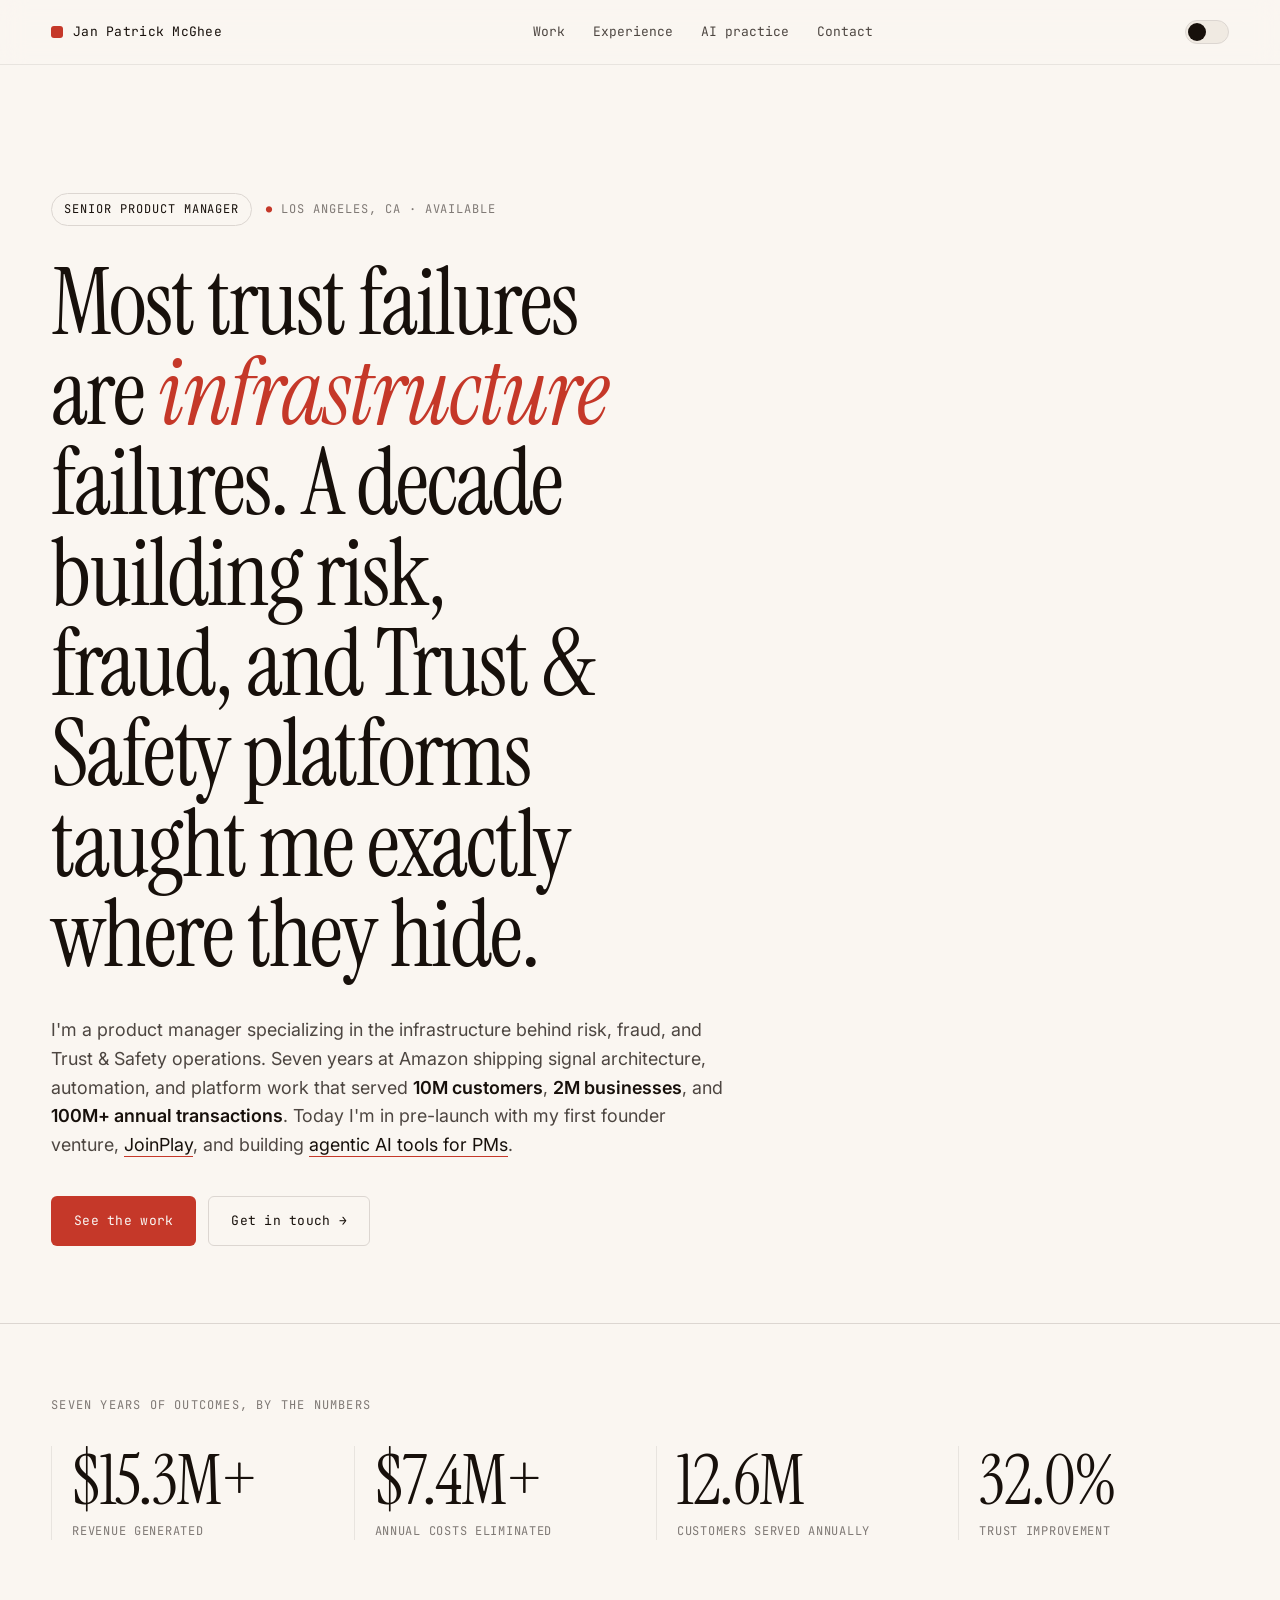
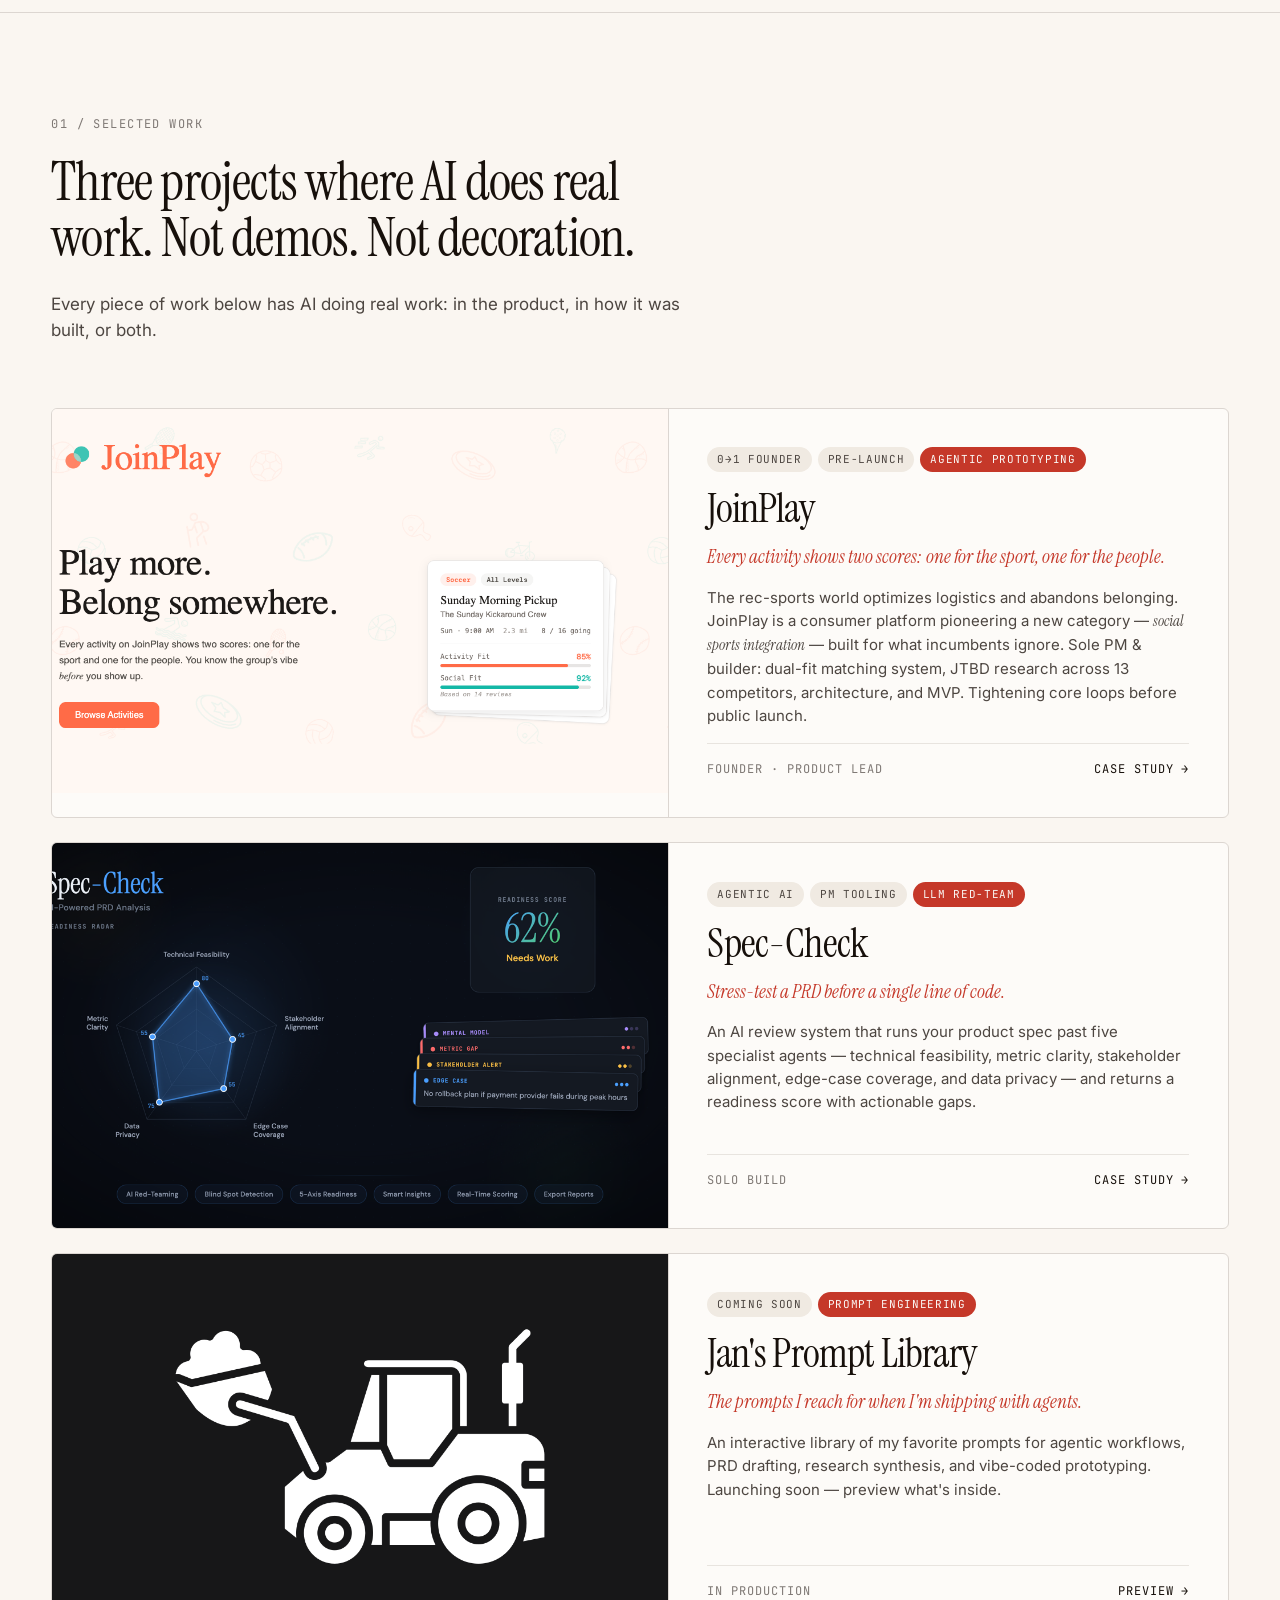
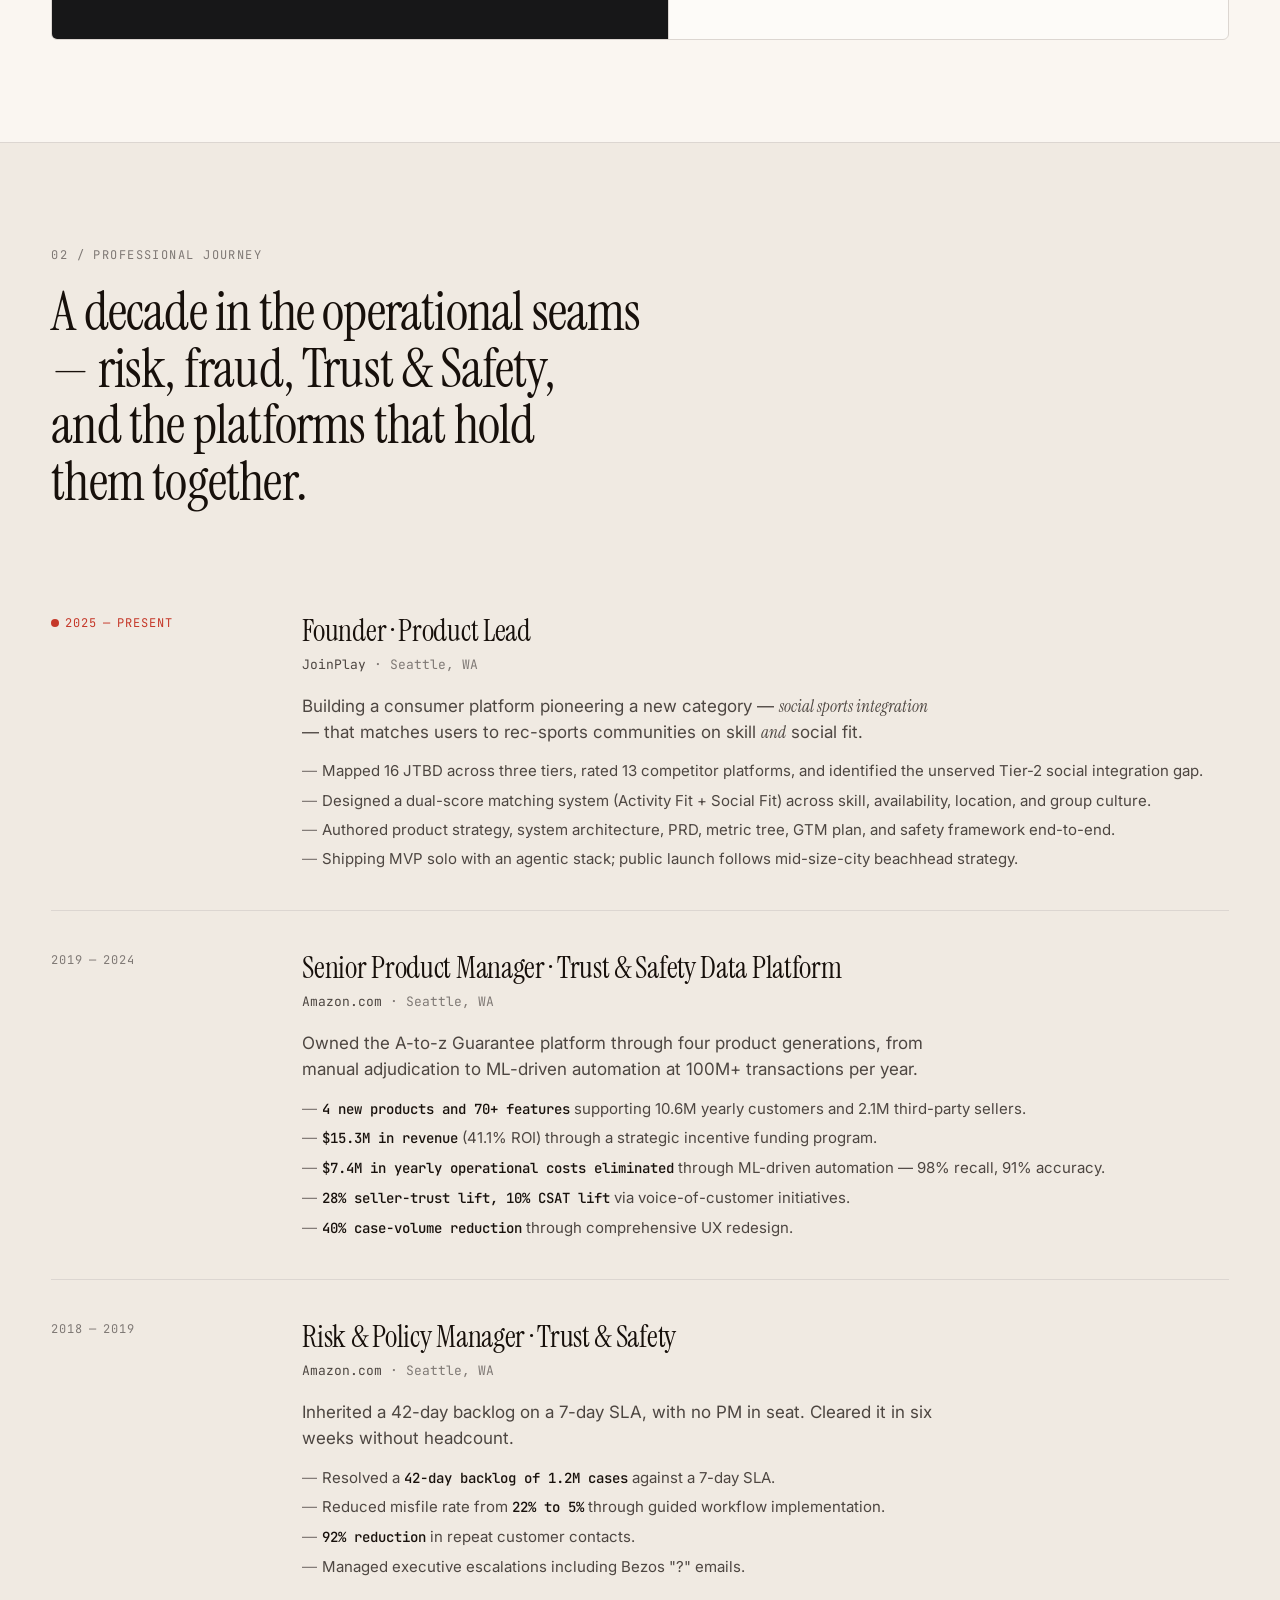
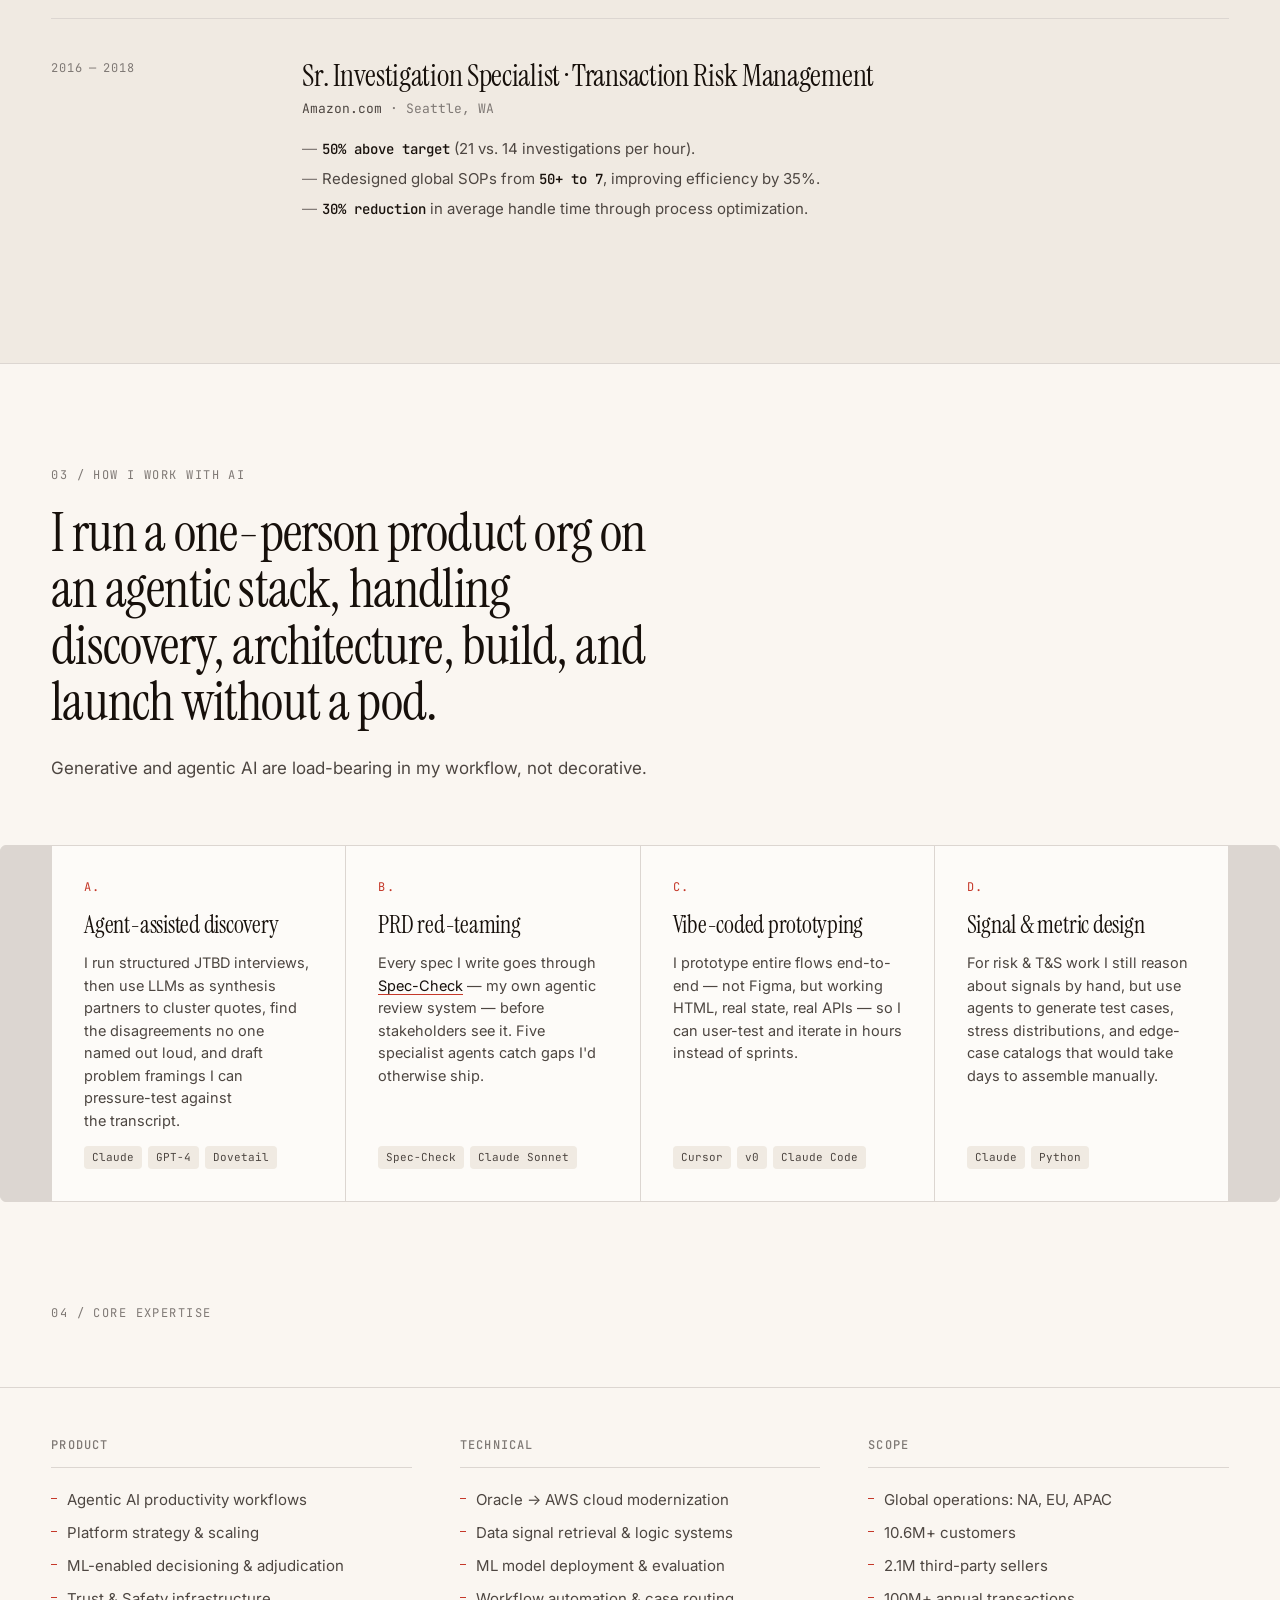
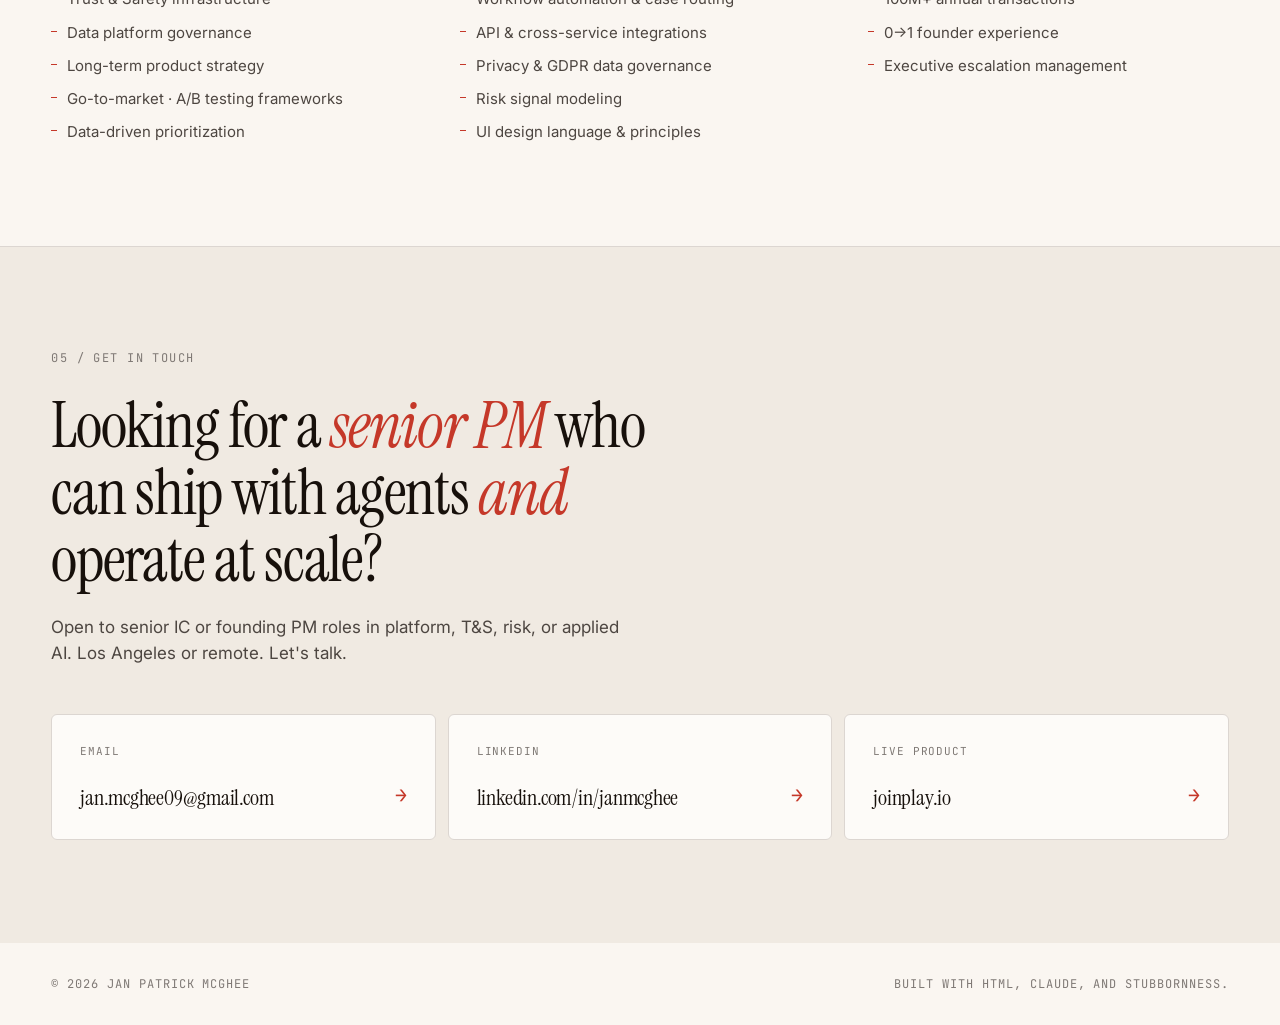
<file: index.html>
<!DOCTYPE html>
<html lang="en">
<head>
<meta charset="UTF-8" />
<meta name="viewport" content="width=device-width, initial-scale=1.0" />
<title>Jan Patrick McGhee — Senior Product Manager</title>
<link rel="preconnect" href="https://fonts.googleapis.com">
<link rel="preconnect" href="https://fonts.gstatic.com" crossorigin>
<link rel="stylesheet" href="https://fonts.googleapis.com/css2?family=Instrument+Serif:ital@0;1&family=Inter:wght@300;400;500;600;700&family=JetBrains+Mono:wght@400;500&display=swap">
<link rel="stylesheet" href="assets/site.css">
</head>
<body data-aesthetic="editorial" data-theme="light">

<!-- ============ NAV ============ -->
<header class="nav">
  <a href="index.html" class="nav__brand">
    <span class="nav__mark" aria-hidden="true"></span>
    <span class="nav__name">Jan&nbsp;Patrick&nbsp;McGhee</span>
  </a>
  <nav class="nav__links">
    <a href="#work">Work</a>
    <a href="#experience">Experience</a>
    <a href="#ai">AI&nbsp;practice</a>
    <a href="#contact">Contact</a>
  </nav>
  <button class="theme-toggle" id="themeToggle" aria-label="Toggle theme">
    <span class="theme-toggle__dot"></span>
  </button>
</header>

<!-- ============ HERO ============ -->
<section class="hero">
  <div class="hero__meta">
    <span class="hero__pill">Senior Product Manager</span>
    <span class="hero__loc">Los Angeles, CA · Available</span>
  </div>
  <h1 class="hero__headline">
    Most trust failures are <em>infrastructure</em> failures. A decade building risk, fraud, and Trust &amp; Safety platforms taught me exactly where they hide.
  </h1>
  <p class="hero__lede">
    I'm a product manager specializing in the infrastructure behind risk, fraud, and Trust &amp; Safety operations. Seven years at Amazon shipping signal architecture, automation, and platform work that served <strong>10M customers</strong>, <strong>2M businesses</strong>, and <strong>100M+ annual transactions</strong>. Today I'm in pre-launch with my first founder venture, <a href="joinplay.html">JoinPlay</a>, and building <a href="spec-check.html">agentic AI tools for PMs</a>.
  </p>

  <div class="hero__cta">
    <a href="#work" class="btn btn--solid">See the work</a>
    <a href="#contact" class="btn btn--ghost">Get in touch →</a>
  </div>
</section>

<!-- ============ STATS ============ -->
<section class="stats" id="stats">
  <div class="stats__label">Seven years of outcomes, by the numbers</div>
  <div class="stats__grid">
    <div class="stat"><div class="stat__num" data-count="15.3" data-suffix="M+" data-prefix="$">$15.3M+</div><div class="stat__lbl">Revenue generated</div></div>
    <div class="stat"><div class="stat__num" data-count="7.4" data-suffix="M+" data-prefix="$">$7.4M+</div><div class="stat__lbl">Annual costs eliminated</div></div>
    <div class="stat"><div class="stat__num" data-count="12.6" data-suffix="M" data-prefix="">12.6M</div><div class="stat__lbl">Customers served annually</div></div>
    <div class="stat"><div class="stat__num" data-count="32" data-suffix="%" data-prefix="">32%</div><div class="stat__lbl">Trust improvement</div></div>
  </div>
</section>

<!-- ============ WORK ============ -->
<section class="work" id="work">
  <header class="section-head">
    <div class="section-head__eyebrow">01 / Selected work</div>
    <h2 class="section-head__title">Three projects where AI does real work. Not demos. Not decoration.</h2>
    <p class="section-head__sub">Every piece of work below has AI doing real work: in the product, in how it was built, or both.</p>
  </header>

  <div class="project-grid">

    <!-- JoinPlay -->
    <a href="joinplay.html" class="project project--joinplay" data-cursor="Read case study">
      <div class="project__media">
        <img src="uploads/joinplay.png" alt="JoinPlay landing screenshot" loading="lazy" />
      </div>
      <div class="project__body">
        <div class="project__tags">
          <span class="tag">0→1 founder</span>
          <span class="tag">Pre-launch</span>
          <span class="tag tag--ai">Agentic prototyping</span>
        </div>
        <h3 class="project__title">JoinPlay</h3>
        <p class="project__kicker">Every activity shows two scores: one for the sport, one for the people.</p>
        <p class="project__desc">The rec-sports world optimizes logistics and abandons belonging. JoinPlay is a consumer platform pioneering a new category — <em>social sports integration</em> — built for what incumbents ignore. Sole PM &amp; builder: dual-fit matching system, JTBD research across 13 competitors, architecture, and MVP. Tightening core loops before public launch.</p>
        <div class="project__footer">
          <span class="project__role">Founder · Product Lead</span>
          <span class="project__go">Case study →</span>
        </div>
      </div>
    </a>

    <!-- Spec-Check -->
    <a href="spec-check.html" class="project project--speccheck" data-cursor="Read case study">
      <div class="project__media project__media--dark">
        <img src="uploads/spec-check.png" alt="Spec-Check radar chart" loading="lazy" />
      </div>
      <div class="project__body">
        <div class="project__tags">
          <span class="tag">Agentic AI</span>
          <span class="tag">PM tooling</span>
          <span class="tag tag--ai">LLM red-team</span>
        </div>
        <h3 class="project__title">Spec-Check</h3>
        <p class="project__kicker">Stress-test a PRD before a single line of code.</p>
        <p class="project__desc">An AI review system that runs your product spec past five specialist agents — technical feasibility, metric clarity, stakeholder alignment, edge-case coverage, and data privacy — and returns a readiness score with actionable gaps.</p>
        <div class="project__footer">
          <span class="project__role">Solo build</span>
          <span class="project__go">Case study →</span>
        </div>
      </div>
    </a>

    <!-- Prompt Library -->
    <a href="prompt-library.html" class="project project--prompts" data-cursor="Preview">
      <div class="project__media project__media--dark">
        <img src="uploads/prompt-library.png" alt="Prompt library icon" loading="lazy" />
      </div>
      <div class="project__body">
        <div class="project__tags">
          <span class="tag">Coming soon</span>
          <span class="tag tag--ai">Prompt engineering</span>
        </div>
        <h3 class="project__title">Jan's Prompt Library</h3>
        <p class="project__kicker">The prompts I reach for when I'm shipping with agents.</p>
        <p class="project__desc">An interactive library of my favorite prompts for agentic workflows, PRD drafting, research synthesis, and vibe-coded prototyping. Launching soon — preview what's inside.</p>
        <div class="project__footer">
          <span class="project__role">In production</span>
          <span class="project__go">Preview →</span>
        </div>
      </div>
    </a>
  </div>
</section>

<!-- ============ EXPERIENCE ============ -->
<section class="experience" id="experience">
  <header class="section-head">
    <div class="section-head__eyebrow">02 / Professional journey</div>
    <h2 class="section-head__title">A decade in the operational seams — risk, fraud, Trust &amp; Safety, and the platforms that hold them together.</h2>
  </header>

  <ol class="timeline">
    <li class="role role--current">
      <div class="role__when"><span class="role__year">2025</span><span class="role__dash">—</span><span class="role__year">Present</span></div>
      <div class="role__main">
        <div class="role__title">Founder · Product Lead</div>
        <div class="role__org">JoinPlay <span class="role__loc">· Seattle, WA</span></div>
        <p class="role__lede">Building a consumer platform pioneering a new category — <em>social sports integration</em> — that matches users to rec-sports communities on skill <em>and</em> social fit.</p>
        <ul class="role__bullets">
          <li>Mapped 16 JTBD across three tiers, rated 13 competitor platforms, and identified the unserved Tier-2 social integration gap.</li>
          <li>Designed a dual-score matching system (Activity Fit + Social Fit) across skill, availability, location, and group culture.</li>
          <li>Authored product strategy, system architecture, PRD, metric tree, GTM plan, and safety framework end-to-end.</li>
          <li>Shipping MVP solo with an agentic stack; public launch follows mid-size-city beachhead strategy.</li>
        </ul>
      </div>
    </li>

    <li class="role">
      <div class="role__when"><span class="role__year">2019</span><span class="role__dash">—</span><span class="role__year">2024</span></div>
      <div class="role__main">
        <div class="role__title">Senior Product Manager · Trust &amp; Safety Data Platform</div>
        <div class="role__org">Amazon.com <span class="role__loc">· Seattle, WA</span></div>
        <p class="role__lede">Owned the A-to-z Guarantee platform through four product generations, from manual adjudication to ML-driven automation at 100M+ transactions per year.</p>
        <ul class="role__bullets role__bullets--metric">
          <li><strong>4 new products and 70+ features</strong> supporting 10.6M yearly customers and 2.1M third-party sellers.</li>
          <li><strong>$15.3M in revenue</strong> (41.1% ROI) through a strategic incentive funding program.</li>
          <li><strong>$7.4M in yearly operational costs eliminated</strong> through ML-driven automation — 98% recall, 91% accuracy.</li>
          <li><strong>28% seller-trust lift, 10% CSAT lift</strong> via voice-of-customer initiatives.</li>
          <li><strong>40% case-volume reduction</strong> through comprehensive UX redesign.</li>
        </ul>
      </div>
    </li>

    <li class="role">
      <div class="role__when"><span class="role__year">2018</span><span class="role__dash">—</span><span class="role__year">2019</span></div>
      <div class="role__main">
        <div class="role__title">Risk &amp; Policy Manager · Trust &amp; Safety</div>
        <div class="role__org">Amazon.com <span class="role__loc">· Seattle, WA</span></div>
        <p class="role__lede">Inherited a 42-day backlog on a 7-day SLA, with no PM in seat. Cleared it in six weeks without headcount.</p>
        <ul class="role__bullets role__bullets--metric">
          <li>Resolved a <strong>42-day backlog of 1.2M cases</strong> against a 7-day SLA.</li>
          <li>Reduced misfile rate from <strong>22% to 5%</strong> through guided workflow implementation.</li>
          <li><strong>92% reduction</strong> in repeat customer contacts.</li>
          <li>Managed executive escalations including Bezos "?" emails.</li>
        </ul>
      </div>
    </li>

    <li class="role">
      <div class="role__when"><span class="role__year">2016</span><span class="role__dash">—</span><span class="role__year">2018</span></div>
      <div class="role__main">
        <div class="role__title">Sr. Investigation Specialist · Transaction Risk Management</div>
        <div class="role__org">Amazon.com <span class="role__loc">· Seattle, WA</span></div>
        <ul class="role__bullets role__bullets--metric">
          <li><strong>50% above target</strong> (21 vs. 14 investigations per hour).</li>
          <li>Redesigned global SOPs from <strong>50+ to 7</strong>, improving efficiency by 35%.</li>
          <li><strong>30% reduction</strong> in average handle time through process optimization.</li>
        </ul>
      </div>
    </li>
  </ol>
</section>

<!-- ============ AI PRACTICE ============ -->
<section class="ai-practice" id="ai">
  <header class="section-head">
    <div class="section-head__eyebrow">03 / How I work with AI</div>
    <h2 class="section-head__title">I run a one-person product org on an agentic stack, handling discovery, architecture, build, and launch without a pod.</h2>
    <p class="section-head__sub">Generative and agentic AI are load-bearing in my workflow, not decorative.</p>
  </header>

  <div class="ai-grid">
    <article class="ai-card">
      <div class="ai-card__num">A.</div>
      <h3>Agent-assisted discovery</h3>
      <p>I run structured JTBD interviews, then use LLMs as synthesis partners to cluster quotes, find the disagreements no one named out loud, and draft problem framings I can pressure-test against the transcript.</p>
      <div class="ai-card__tools"><span>Claude</span><span>GPT-4</span><span>Dovetail</span></div>
    </article>
    <article class="ai-card">
      <div class="ai-card__num">B.</div>
      <h3>PRD red-teaming</h3>
      <p>Every spec I write goes through <a href="spec-check.html">Spec-Check</a> — my own agentic review system — before stakeholders see it. Five specialist agents catch gaps I'd otherwise ship.</p>
      <div class="ai-card__tools"><span>Spec-Check</span><span>Claude Sonnet</span></div>
    </article>
    <article class="ai-card">
      <div class="ai-card__num">C.</div>
      <h3>Vibe-coded prototyping</h3>
      <p>I prototype entire flows end-to-end — not Figma, but working HTML, real state, real APIs — so I can user-test and iterate in hours instead of sprints.</p>
      <div class="ai-card__tools"><span>Cursor</span><span>v0</span><span>Claude Code</span></div>
    </article>
    <article class="ai-card">
      <div class="ai-card__num">D.</div>
      <h3>Signal &amp; metric design</h3>
      <p>For risk &amp; T&amp;S work I still reason about signals by hand, but use agents to generate test cases, stress distributions, and edge-case catalogs that would take days to assemble manually.</p>
      <div class="ai-card__tools"><span>Claude</span><span>Python</span></div>
    </article>
  </div>
</section>

<!-- ============ SKILLS ============ -->
<section class="skills">
  <header class="section-head">
    <div class="section-head__eyebrow">04 / Core expertise</div>
  </header>
  <div class="skills__grid">
    <div class="skill-col">
      <h4>Product</h4>
      <ul>
        <li>Agentic AI productivity workflows</li>
        <li>Platform strategy &amp; scaling</li>
        <li>ML-enabled decisioning &amp; adjudication</li>
        <li>Trust &amp; Safety infrastructure</li>
        <li>Data platform governance</li>
        <li>Long-term product strategy</li>
        <li>Go-to-market · A/B testing frameworks</li>
        <li>Data-driven prioritization</li>
      </ul>
    </div>
    <div class="skill-col">
      <h4>Technical</h4>
      <ul>
        <li>Oracle → AWS cloud modernization</li>
        <li>Data signal retrieval &amp; logic systems</li>
        <li>ML model deployment &amp; evaluation</li>
        <li>Workflow automation &amp; case routing</li>
        <li>API &amp; cross-service integrations</li>
        <li>Privacy &amp; GDPR data governance</li>
        <li>Risk signal modeling</li>
        <li>UI design language &amp; principles</li>
      </ul>
    </div>
    <div class="skill-col">
      <h4>Scope</h4>
      <ul>
        <li>Global operations: NA, EU, APAC</li>
        <li>10.6M+ customers</li>
        <li>2.1M third-party sellers</li>
        <li>100M+ annual transactions</li>
        <li>0→1 founder experience</li>
        <li>Executive escalation management</li>
      </ul>
    </div>
  </div>
</section>

<!-- ============ CONTACT ============ -->
<section class="contact" id="contact">
  <div class="contact__inner">
    <div class="contact__eyebrow">05 / Get in touch</div>
    <h2 class="contact__headline">Looking for a <em>senior PM</em> who can ship with agents <em>and</em> operate at scale?</h2>
    <p class="contact__sub">Open to senior IC or founding PM roles in platform, T&amp;S, risk, or applied AI. Los Angeles or remote. Let's talk.</p>
    <div class="contact__grid">
      <a class="contact-card" href="mailto:jan.mcghee09@gmail.com">
        <div class="contact-card__lbl">Email</div>
        <div class="contact-card__val">jan.mcghee09@gmail.com</div>
        <div class="contact-card__go">→</div>
      </a>
      <a class="contact-card" href="https://www.linkedin.com/in/janmcghee/" target="_blank" rel="noopener">
        <div class="contact-card__lbl">LinkedIn</div>
        <div class="contact-card__val">linkedin.com/in/janmcghee</div>
        <div class="contact-card__go">→</div>
      </a>
      <a class="contact-card" href="https://joinplay.io/" target="_blank" rel="noopener">
        <div class="contact-card__lbl">Live product</div>
        <div class="contact-card__val">joinplay.io</div>
        <div class="contact-card__go">→</div>
      </a>
    </div>
  </div>
</section>

<footer class="site-foot">
  <div class="site-foot__l">© 2026 Jan Patrick McGhee</div>
  <div class="site-foot__r">
    <span class="site-foot__mono">Built with HTML, Claude, and stubbornness.</span>
  </div>
</footer>

<!-- Cursor label -->
<div id="cursor-label" class="cursor-label" aria-hidden="true"></div>

<script src="assets/site.js"></script>
</body>
</html>
</file>
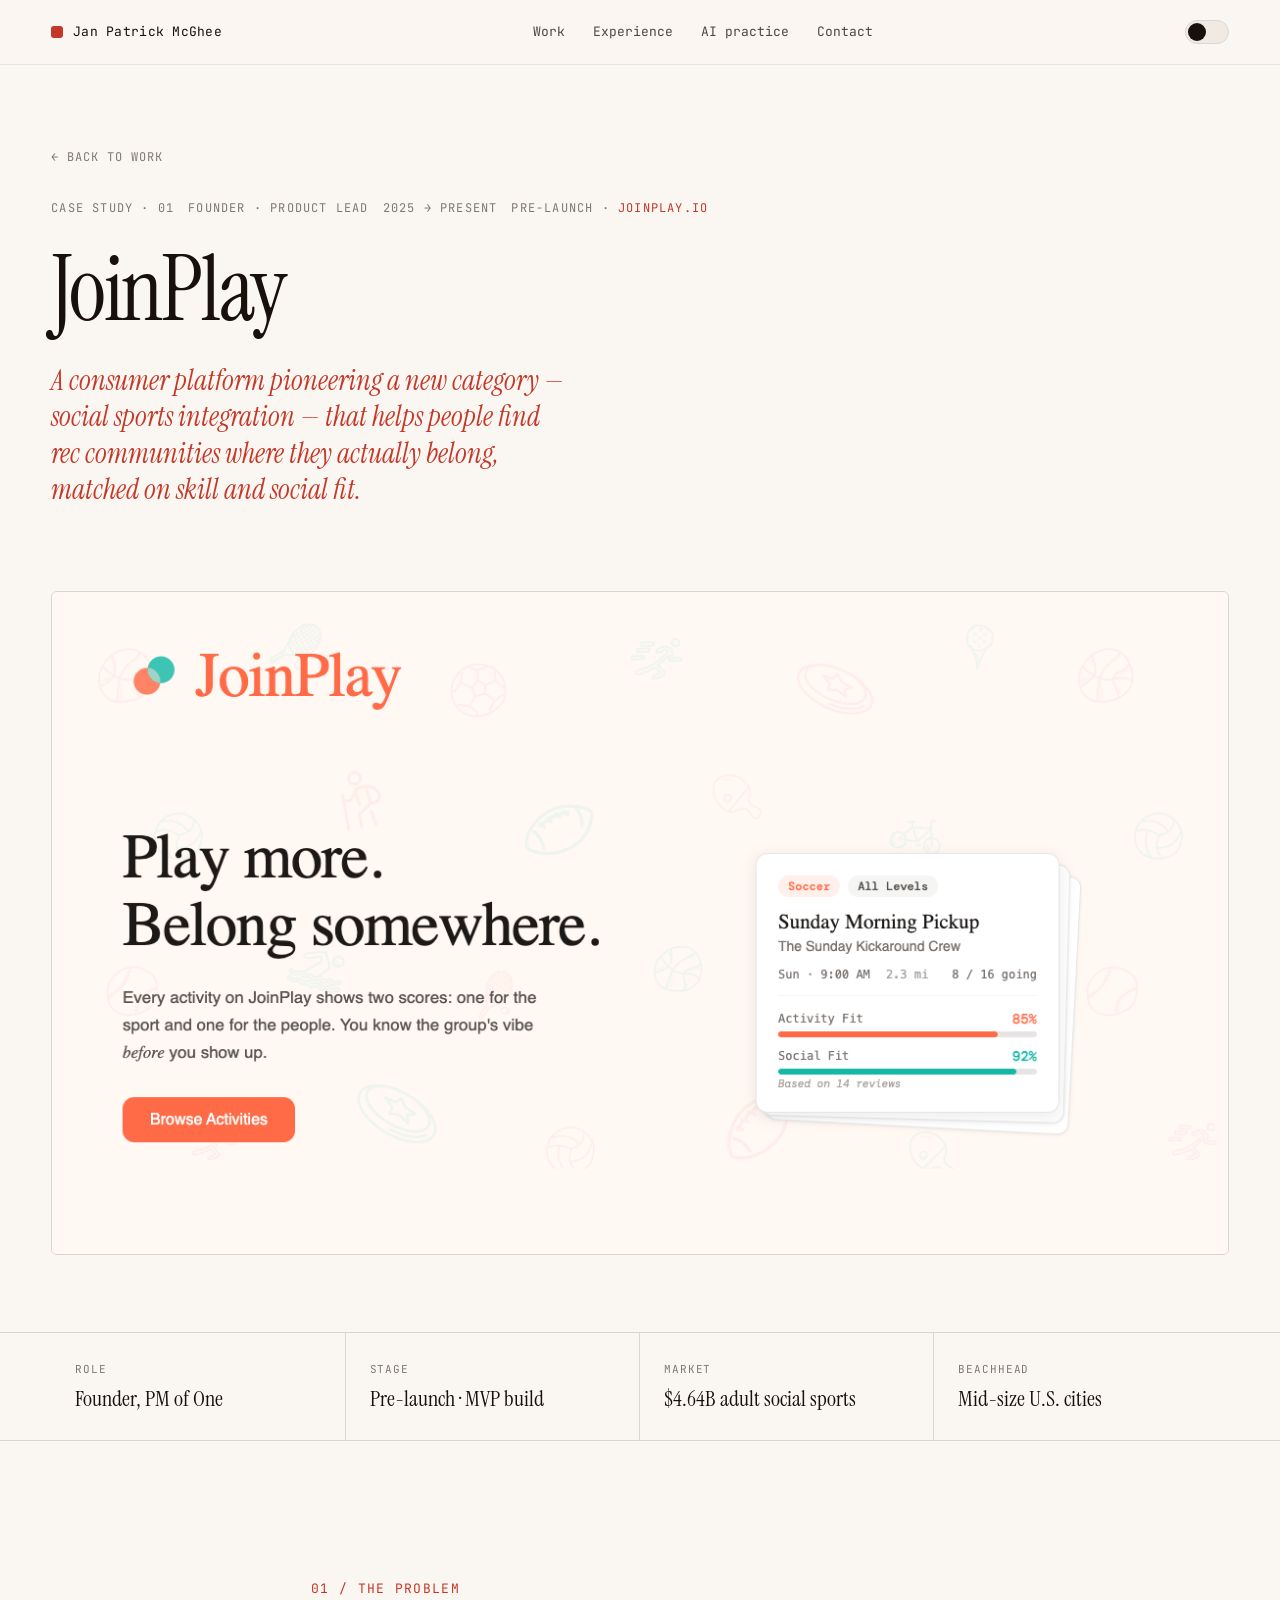
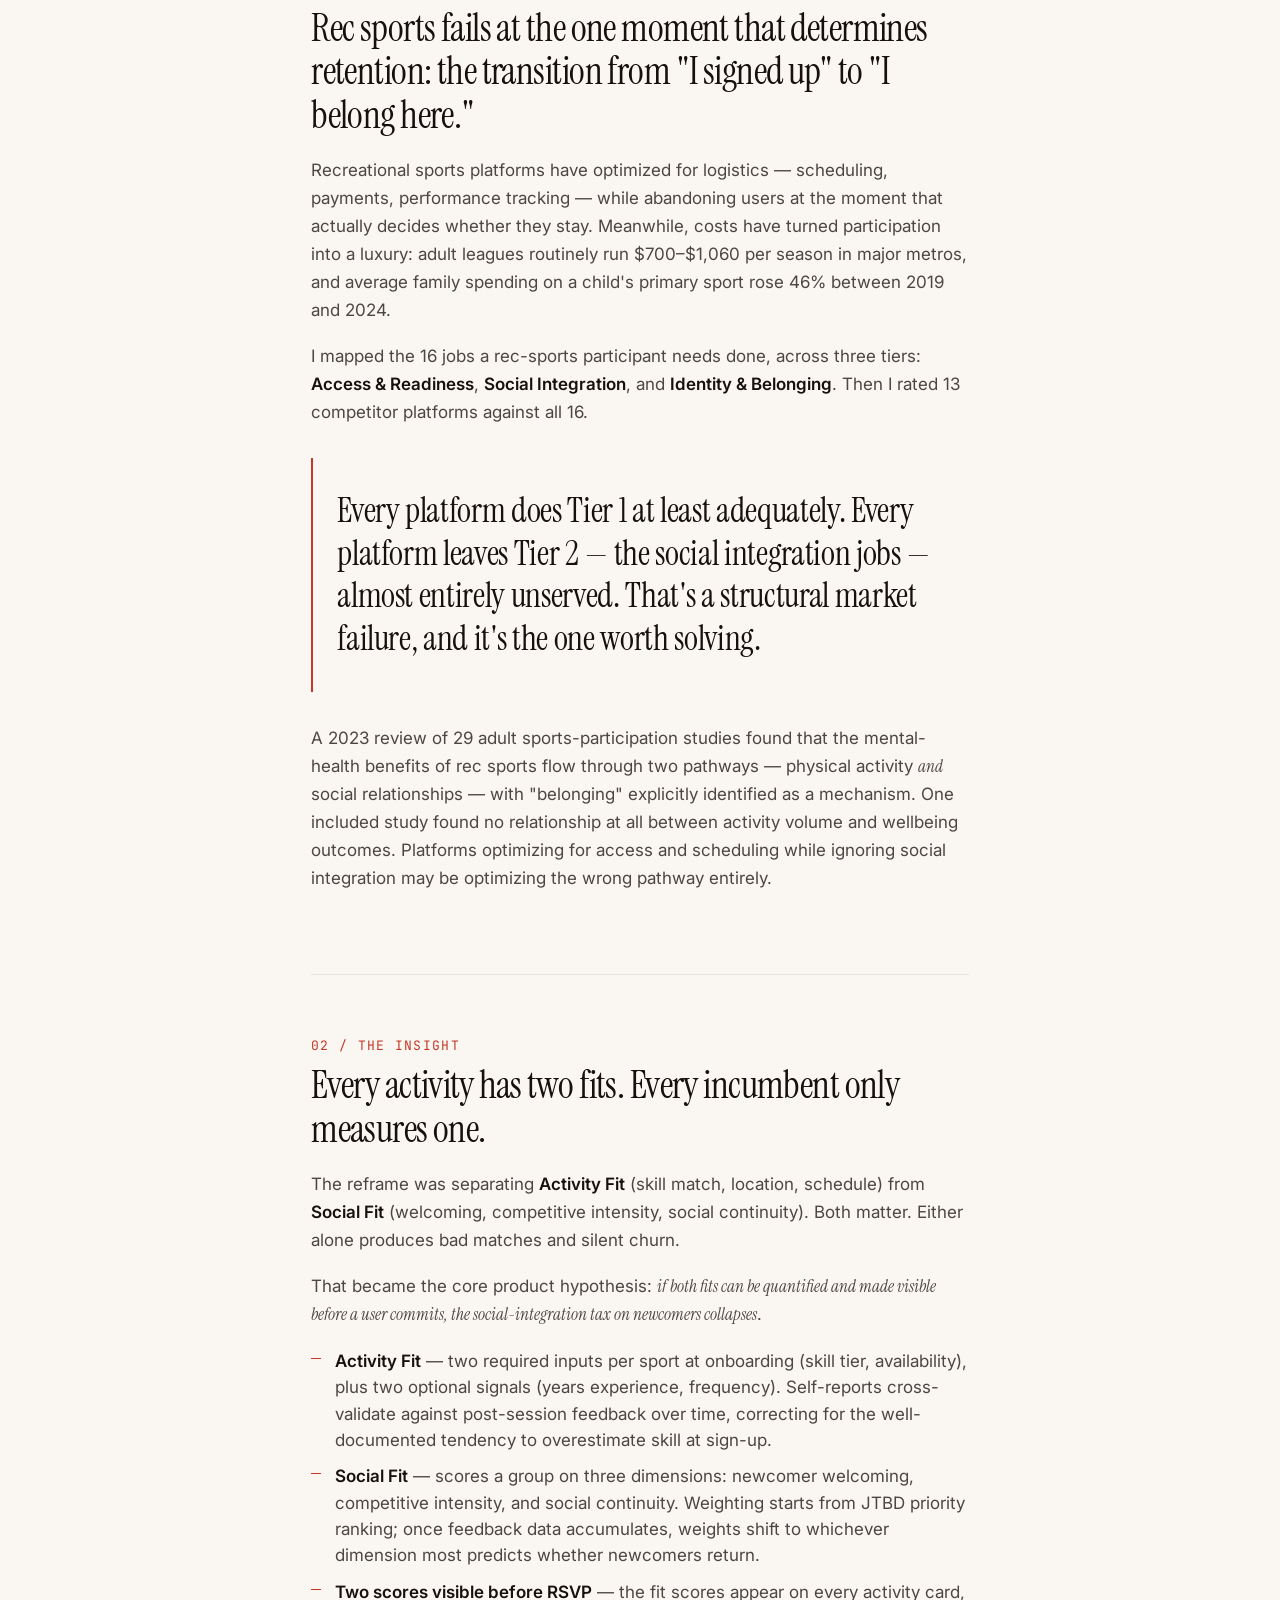
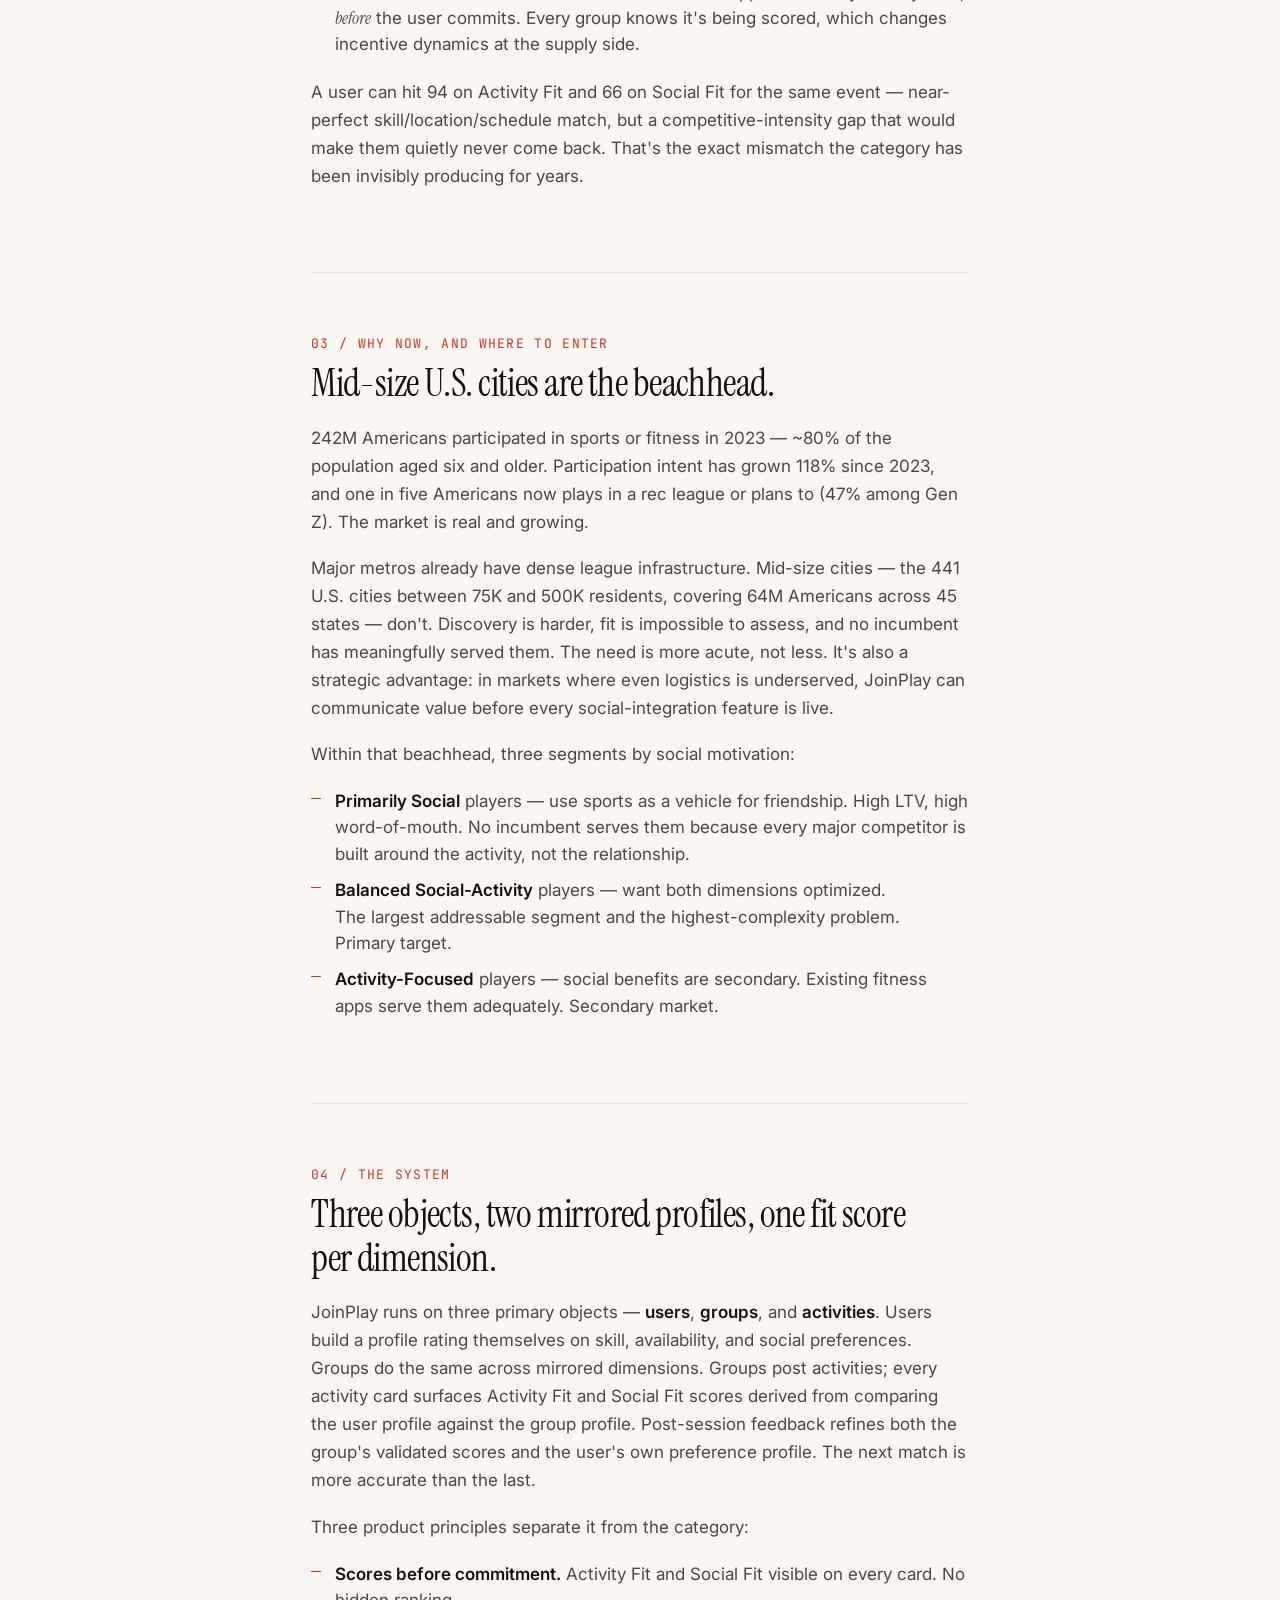
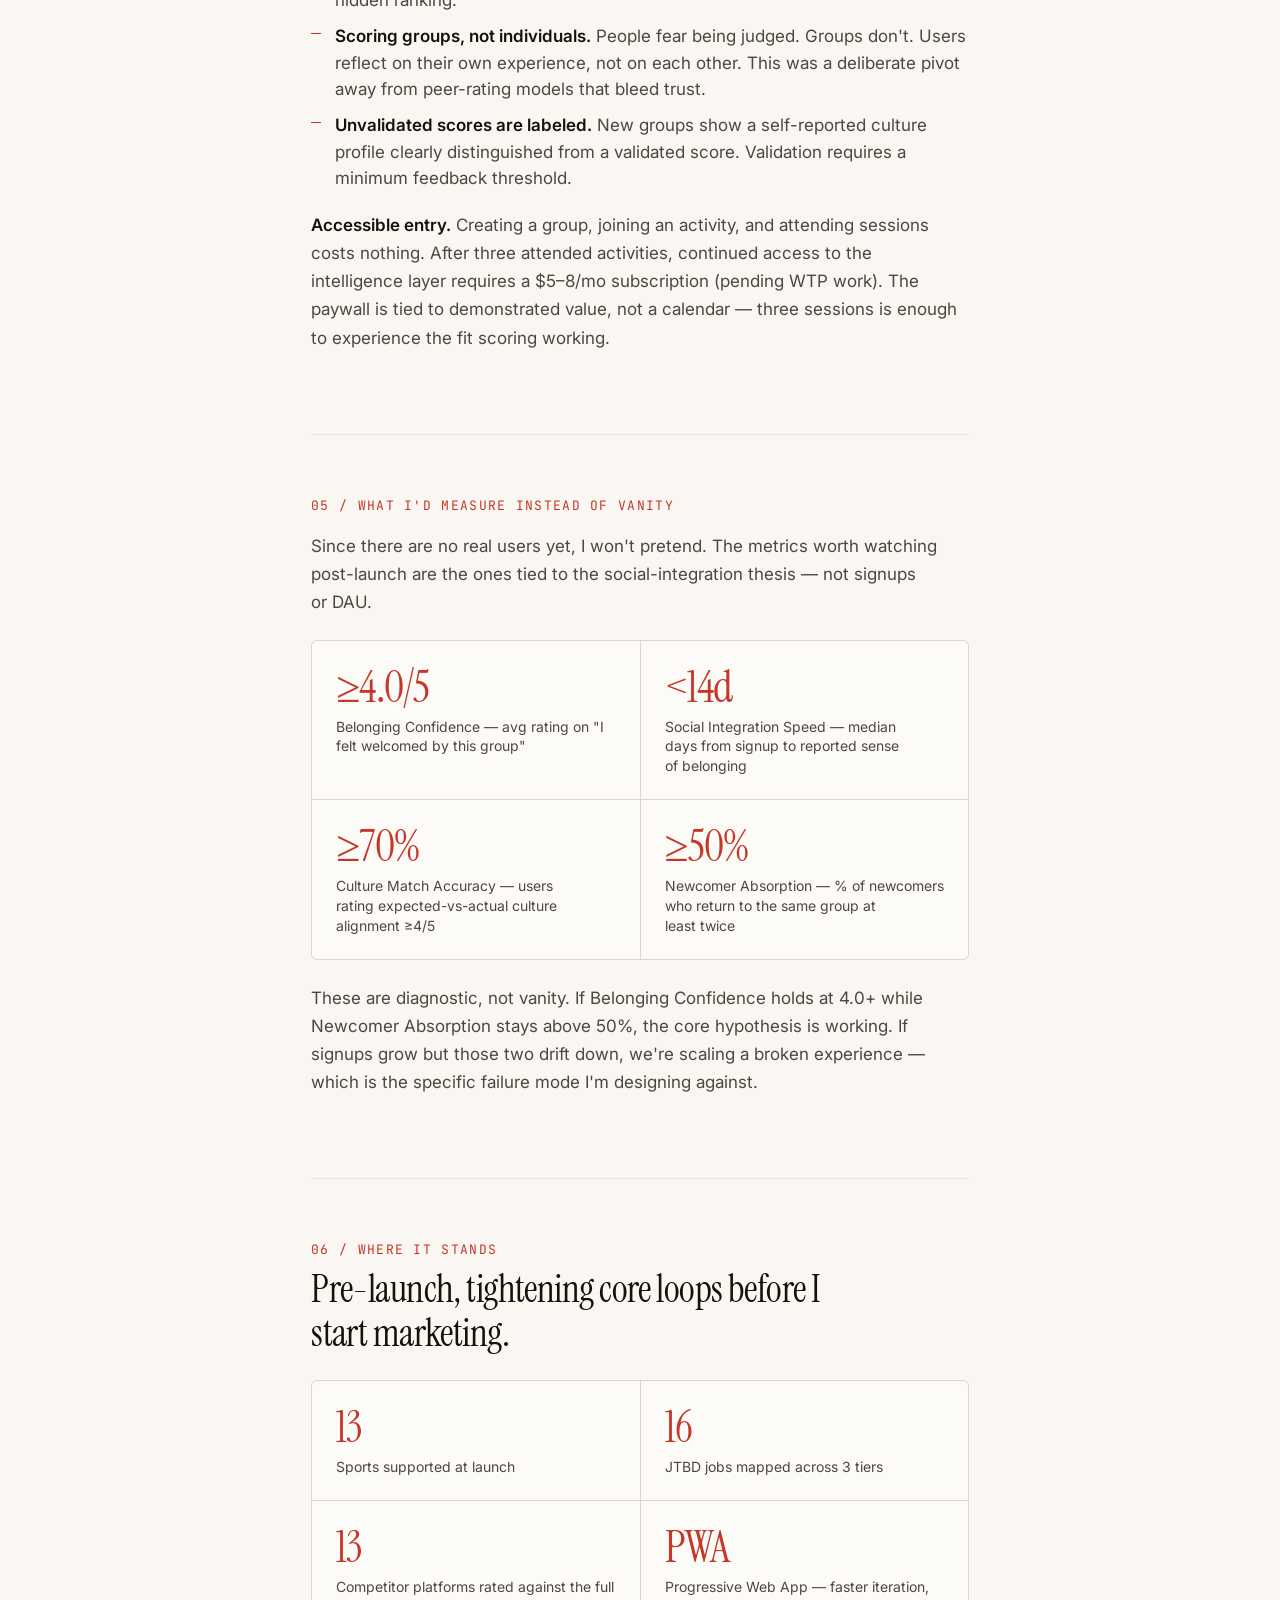
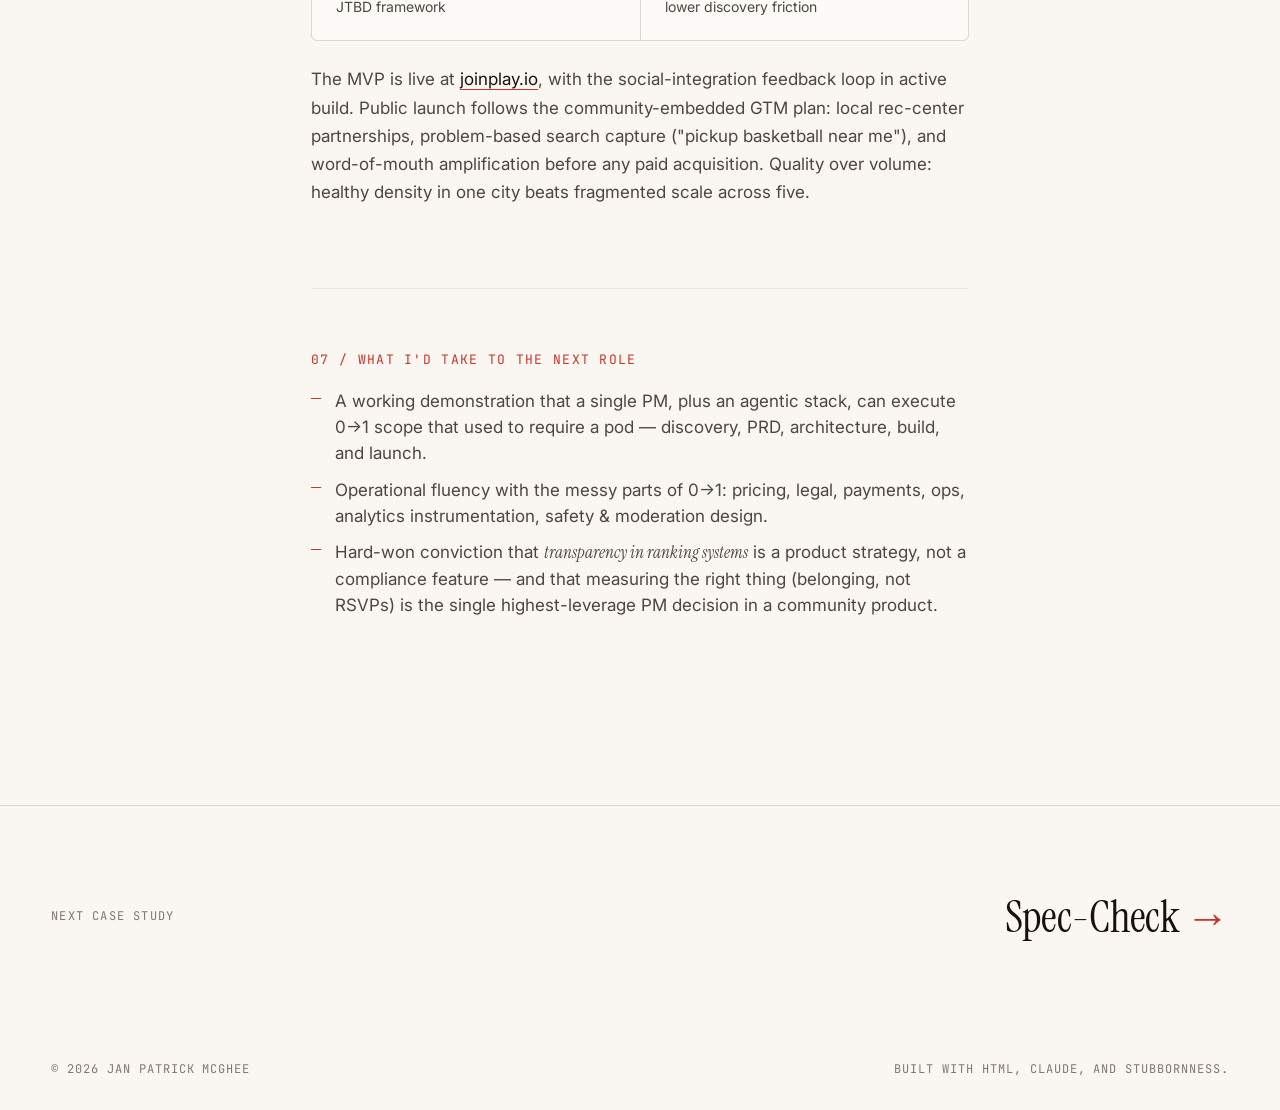
<file: joinplay.html>
<!DOCTYPE html>
<html lang="en">
<head>
<meta charset="UTF-8" />
<meta name="viewport" content="width=device-width, initial-scale=1.0" />
<title>JoinPlay — Case Study · Jan Patrick McGhee</title>
<link rel="preconnect" href="https://fonts.googleapis.com">
<link rel="preconnect" href="https://fonts.gstatic.com" crossorigin>
<link rel="stylesheet" href="https://fonts.googleapis.com/css2?family=Instrument+Serif:ital@0;1&family=Inter:wght@300;400;500;600;700&family=JetBrains+Mono:wght@400;500&display=swap">
<link rel="stylesheet" href="assets/site.css">
</head>
<body data-aesthetic="editorial" data-theme="light">

<header class="nav">
  <a href="index.html" class="nav__brand">
    <span class="nav__mark" aria-hidden="true"></span>
    <span class="nav__name">Jan&nbsp;Patrick&nbsp;McGhee</span>
  </a>
  <nav class="nav__links">
    <a href="index.html#work">Work</a>
    <a href="index.html#experience">Experience</a>
    <a href="index.html#ai">AI&nbsp;practice</a>
    <a href="index.html#contact">Contact</a>
  </nav>
  <button class="theme-toggle" id="themeToggle" aria-label="Toggle theme">
    <span class="theme-toggle__dot"></span>
  </button>
</header>

<section class="case-hero">
  <a href="index.html" class="case-hero__back">← Back to work</a>
  <div class="case-hero__meta">
    <span>Case study · 01</span>
    <span>Founder · Product Lead</span>
    <span>2025 → Present</span>
    <span>Pre-launch · <a href="https://joinplay.io/" target="_blank" rel="noopener" style="color:var(--accent);">joinplay.io</a></span>
  </div>
  <h1 class="case-hero__title">JoinPlay</h1>
  <p class="case-hero__kicker">A consumer platform pioneering a new category — <em>social sports integration</em> — that helps people find rec communities where they actually belong, matched on skill <em>and</em> social fit.</p>
</section>

<div class="case-shot">
  <div class="case-shot__img"><img src="uploads/joinplay.png" alt="JoinPlay landing page"></div>
</div>

<div class="case-facts">
  <div class="case-fact"><div class="case-fact__lbl">Role</div><div class="case-fact__val">Founder, PM of One</div></div>
  <div class="case-fact"><div class="case-fact__lbl">Stage</div><div class="case-fact__val">Pre-launch · MVP build</div></div>
  <div class="case-fact"><div class="case-fact__lbl">Market</div><div class="case-fact__val">$4.64B adult social sports</div></div>
  <div class="case-fact"><div class="case-fact__lbl">Beachhead</div><div class="case-fact__val">Mid-size U.S. cities</div></div>
</div>

<article class="case-body">

  <section>
    <h2><span class="num">01 / The problem</span>Rec sports fails at the one moment that determines retention: the transition from "I signed up" to "I belong here."</h2>
    <p>Recreational sports platforms have optimized for logistics — scheduling, payments, performance tracking — while abandoning users at the moment that actually decides whether they stay. Meanwhile, costs have turned participation into a luxury: adult leagues routinely run $700–$1,060 per season in major metros, and average family spending on a child's primary sport rose 46% between 2019 and 2024.</p>
    <p>I mapped the 16 jobs a rec-sports participant needs done, across three tiers: <strong>Access &amp; Readiness</strong>, <strong>Social Integration</strong>, and <strong>Identity &amp; Belonging</strong>. Then I rated 13 competitor platforms against all 16.</p>
    <div class="pullquote">Every platform does Tier 1 at least adequately. Every platform leaves Tier 2 — the social integration jobs — almost entirely unserved. That's a structural market failure, and it's the one worth solving.</div>
    <p>A 2023 review of 29 adult sports-participation studies found that the mental-health benefits of rec sports flow through two pathways — physical activity <em>and</em> social relationships — with "belonging" explicitly identified as a mechanism. One included study found no relationship at all between activity volume and wellbeing outcomes. Platforms optimizing for access and scheduling while ignoring social integration may be optimizing the wrong pathway entirely.</p>
  </section>

  <section>
    <h2><span class="num">02 / The insight</span>Every activity has two fits. Every incumbent only measures one.</h2>
    <p>The reframe was separating <strong>Activity Fit</strong> (skill match, location, schedule) from <strong>Social Fit</strong> (welcoming, competitive intensity, social continuity). Both matter. Either alone produces bad matches and silent churn.</p>
    <p>That became the core product hypothesis: <em>if both fits can be quantified and made visible before a user commits, the social-integration tax on newcomers collapses</em>.</p>
    <ul class="case-list">
      <li><strong>Activity Fit</strong> — two required inputs per sport at onboarding (skill tier, availability), plus two optional signals (years experience, frequency). Self-reports cross-validate against post-session feedback over time, correcting for the well-documented tendency to overestimate skill at sign-up.</li>
      <li><strong>Social Fit</strong> — scores a group on three dimensions: newcomer welcoming, competitive intensity, and social continuity. Weighting starts from JTBD priority ranking; once feedback data accumulates, weights shift to whichever dimension most predicts whether newcomers return.</li>
      <li><strong>Two scores visible before RSVP</strong> — the fit scores appear on every activity card, <em>before</em> the user commits. Every group knows it's being scored, which changes incentive dynamics at the supply side.</li>
    </ul>
    <p>A user can hit 94 on Activity Fit and 66 on Social Fit for the same event — near-perfect skill/location/schedule match, but a competitive-intensity gap that would make them quietly never come back. That's the exact mismatch the category has been invisibly producing for years.</p>
  </section>

  <section>
    <h2><span class="num">03 / Why now, and where to enter</span>Mid-size U.S. cities are the beachhead.</h2>
    <p>242M Americans participated in sports or fitness in 2023 — ~80% of the population aged six and older. Participation intent has grown 118% since 2023, and one in five Americans now plays in a rec league or plans to (47% among Gen Z). The market is real and growing.</p>
    <p>Major metros already have dense league infrastructure. Mid-size cities — the 441 U.S. cities between 75K and 500K residents, covering 64M Americans across 45 states — don't. Discovery is harder, fit is impossible to assess, and no incumbent has meaningfully served them. The need is more acute, not less. It's also a strategic advantage: in markets where even logistics is underserved, JoinPlay can communicate value before every social-integration feature is live.</p>
    <p>Within that beachhead, three segments by social motivation:</p>
    <ul class="case-list">
      <li><strong>Primarily Social</strong> players — use sports as a vehicle for friendship. High LTV, high word-of-mouth. No incumbent serves them because every major competitor is built around the activity, not the relationship.</li>
      <li><strong>Balanced Social-Activity</strong> players — want both dimensions optimized. The largest addressable segment and the highest-complexity problem. Primary target.</li>
      <li><strong>Activity-Focused</strong> players — social benefits are secondary. Existing fitness apps serve them adequately. Secondary market.</li>
    </ul>
  </section>

  <section>
    <h2><span class="num">04 / The system</span>Three objects, two mirrored profiles, one fit score per dimension.</h2>
    <p>JoinPlay runs on three primary objects — <strong>users</strong>, <strong>groups</strong>, and <strong>activities</strong>. Users build a profile rating themselves on skill, availability, and social preferences. Groups do the same across mirrored dimensions. Groups post activities; every activity card surfaces Activity Fit and Social Fit scores derived from comparing the user profile against the group profile. Post-session feedback refines both the group's validated scores and the user's own preference profile. The next match is more accurate than the last.</p>
    <p>Three product principles separate it from the category:</p>
    <ul class="case-list">
      <li><strong>Scores before commitment.</strong> Activity Fit and Social Fit visible on every card. No hidden ranking.</li>
      <li><strong>Scoring groups, not individuals.</strong> People fear being judged. Groups don't. Users reflect on their own experience, not on each other. This was a deliberate pivot away from peer-rating models that bleed trust.</li>
      <li><strong>Unvalidated scores are labeled.</strong> New groups show a self-reported culture profile clearly distinguished from a validated score. Validation requires a minimum feedback threshold.</li>
    </ul>
    <p><strong>Accessible entry.</strong> Creating a group, joining an activity, and attending sessions costs nothing. After three attended activities, continued access to the intelligence layer requires a $5–8/mo subscription (pending WTP work). The paywall is tied to demonstrated value, not a calendar — three sessions is enough to experience the fit scoring working.</p>
  </section>

  <section>
    <h2><span class="num">05 / What I'd measure instead of vanity</span></h2>
    <p>Since there are no real users yet, I won't pretend. The metrics worth watching post-launch are the ones tied to the social-integration thesis — not signups or DAU.</p>
    <div class="outcomes">
      <div class="outcome"><div class="outcome__num">≥4.0/5</div><div class="outcome__lbl">Belonging Confidence — avg rating on "I felt welcomed by this group"</div></div>
      <div class="outcome"><div class="outcome__num">&lt;14d</div><div class="outcome__lbl">Social Integration Speed — median days from signup to reported sense of belonging</div></div>
      <div class="outcome"><div class="outcome__num">≥70%</div><div class="outcome__lbl">Culture Match Accuracy — users rating expected-vs-actual culture alignment ≥4/5</div></div>
      <div class="outcome"><div class="outcome__num">≥50%</div><div class="outcome__lbl">Newcomer Absorption — % of newcomers who return to the same group at least twice</div></div>
    </div>
    <p>These are diagnostic, not vanity. If Belonging Confidence holds at 4.0+ while Newcomer Absorption stays above 50%, the core hypothesis is working. If signups grow but those two drift down, we're scaling a broken experience — which is the specific failure mode I'm designing against.</p>
  </section>

  <section>
    <h2><span class="num">06 / Where it stands</span>Pre-launch, tightening core loops before I start marketing.</h2>
    <div class="outcomes">
      <div class="outcome"><div class="outcome__num">13</div><div class="outcome__lbl">Sports supported at launch</div></div>
      <div class="outcome"><div class="outcome__num">16</div><div class="outcome__lbl">JTBD jobs mapped across 3 tiers</div></div>
      <div class="outcome"><div class="outcome__num">13</div><div class="outcome__lbl">Competitor platforms rated against the full JTBD framework</div></div>
      <div class="outcome"><div class="outcome__num">PWA</div><div class="outcome__lbl">Progressive Web App — faster iteration, lower discovery friction</div></div>
    </div>
    <p>The MVP is live at <a href="https://joinplay.io/" target="_blank" rel="noopener" style="color:var(--ink);border-bottom:1px solid var(--accent);">joinplay.io</a>, with the social-integration feedback loop in active build. Public launch follows the community-embedded GTM plan: local rec-center partnerships, problem-based search capture ("pickup basketball near me"), and word-of-mouth amplification before any paid acquisition. Quality over volume: healthy density in one city beats fragmented scale across five.</p>
  </section>

  <section>
    <h2><span class="num">07 / What I'd take to the next role</span></h2>
    <ul class="case-list">
      <li>A working demonstration that a single PM, plus an agentic stack, can execute 0→1 scope that used to require a pod — discovery, PRD, architecture, build, and launch.</li>
      <li>Operational fluency with the messy parts of 0→1: pricing, legal, payments, ops, analytics instrumentation, safety &amp; moderation design.</li>
      <li>Hard-won conviction that <em>transparency in ranking systems</em> is a product strategy, not a compliance feature — and that measuring the right thing (belonging, not RSVPs) is the single highest-leverage PM decision in a community product.</li>
    </ul>
  </section>

</article>

<nav class="case-next">
  <span class="case-next__lbl">Next case study</span>
  <a href="spec-check.html" class="case-next__link">Spec-Check</a>
</nav>

<footer class="site-foot">
  <div class="site-foot__l">© 2026 Jan Patrick McGhee</div>
  <div class="site-foot__r"><span class="site-foot__mono">Built with HTML, Claude, and stubbornness.</span></div>
</footer>

<div id="cursor-label" class="cursor-label" aria-hidden="true"></div>
<script src="assets/site.js"></script>
</body>
</html>
</file>
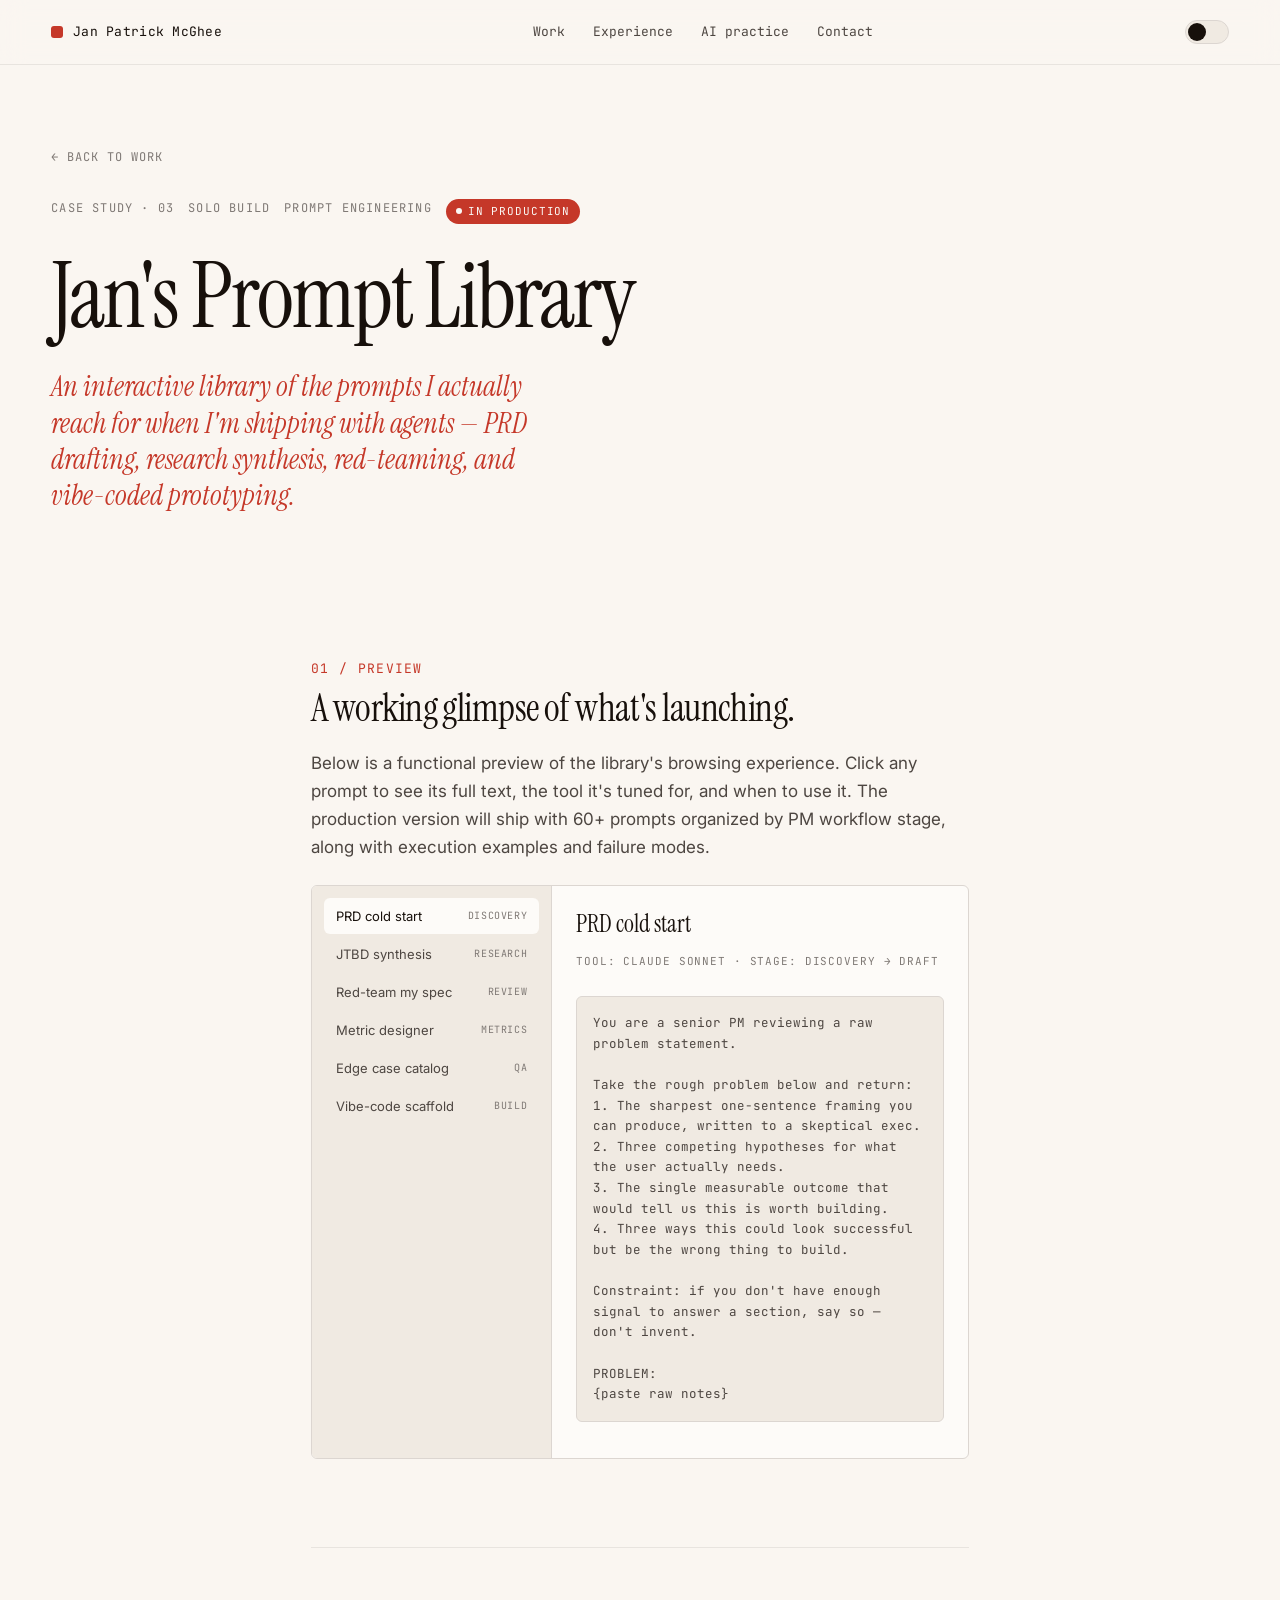
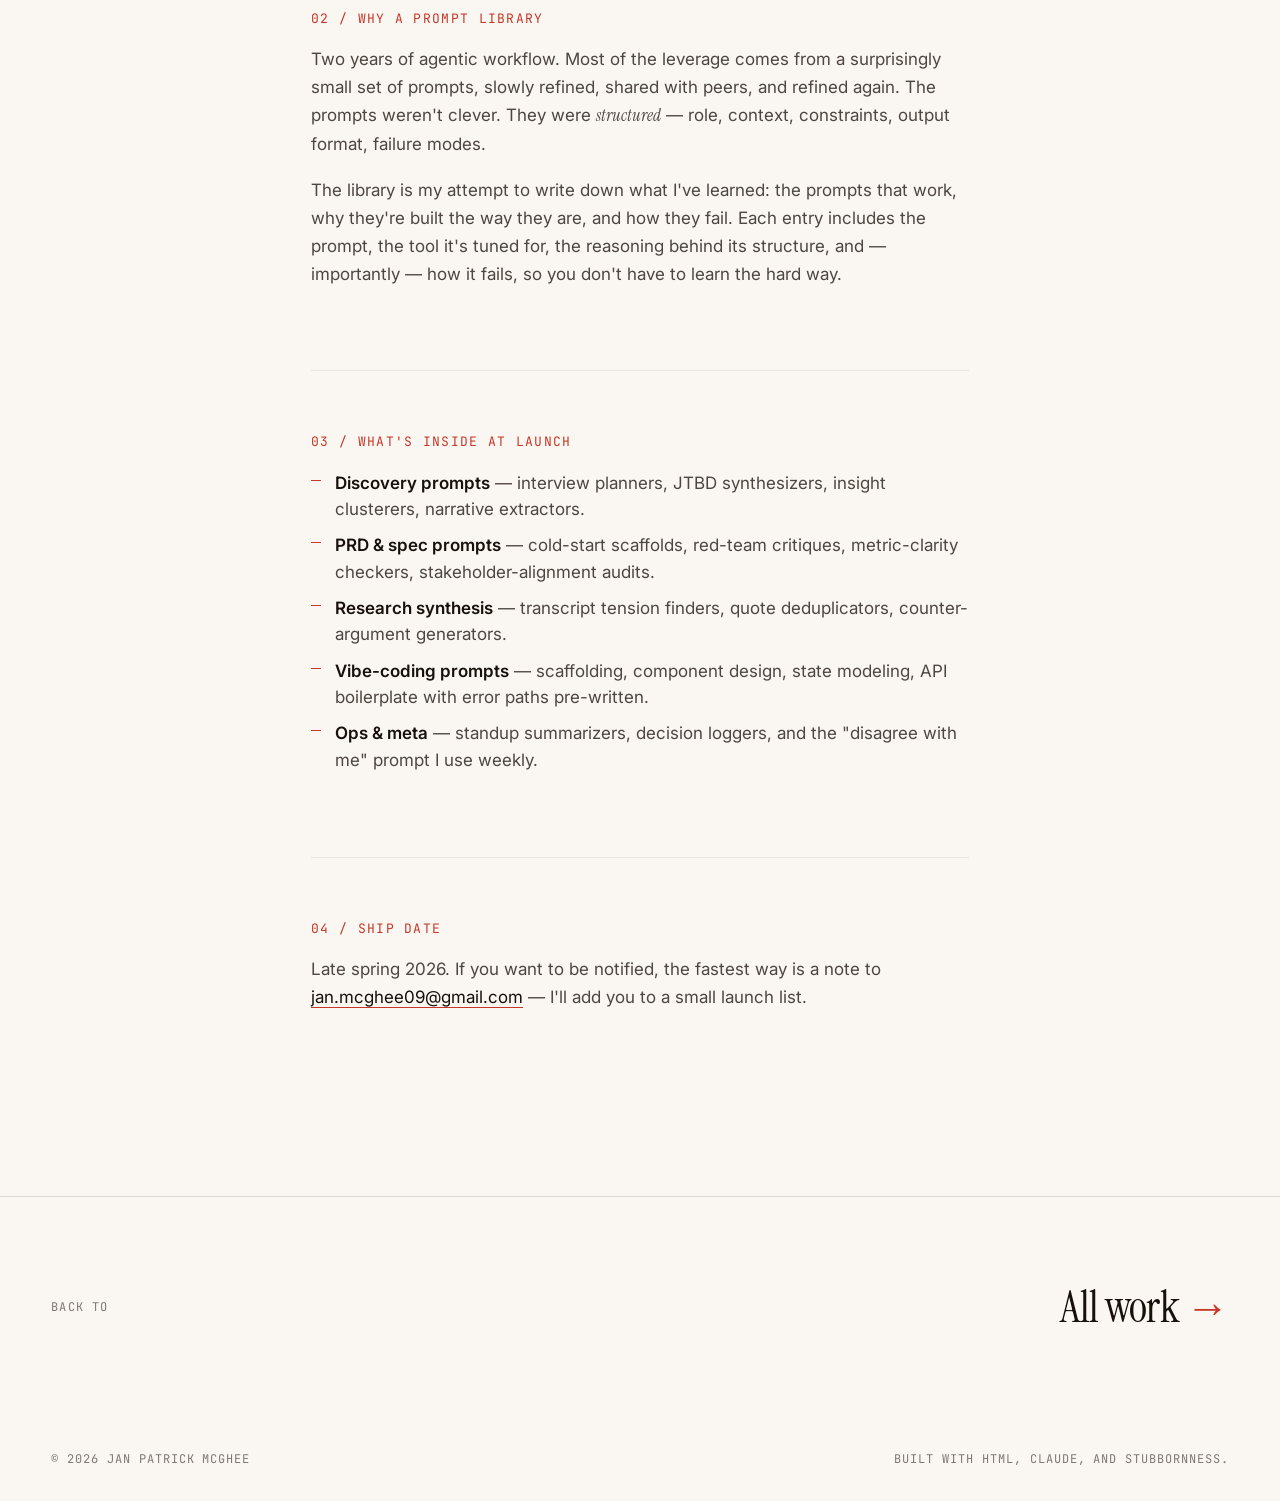
<file: prompt-library.html>
<!DOCTYPE html>
<html lang="en">
<head>
<meta charset="UTF-8" />
<meta name="viewport" content="width=device-width, initial-scale=1.0" />
<title>Jan's Prompt Library — Coming Soon · Jan Patrick McGhee</title>
<link rel="preconnect" href="https://fonts.googleapis.com">
<link rel="preconnect" href="https://fonts.gstatic.com" crossorigin>
<link rel="stylesheet" href="https://fonts.googleapis.com/css2?family=Instrument+Serif:ital@0;1&family=Inter:wght@300;400;500;600;700&family=JetBrains+Mono:wght@400;500&display=swap">
<link rel="stylesheet" href="assets/site.css">
</head>
<body data-aesthetic="editorial" data-theme="light">

<header class="nav">
  <a href="index.html" class="nav__brand">
    <span class="nav__mark" aria-hidden="true"></span>
    <span class="nav__name">Jan&nbsp;Patrick&nbsp;McGhee</span>
  </a>
  <nav class="nav__links">
    <a href="index.html#work">Work</a>
    <a href="index.html#experience">Experience</a>
    <a href="index.html#ai">AI&nbsp;practice</a>
    <a href="index.html#contact">Contact</a>
  </nav>
  <button class="theme-toggle" id="themeToggle" aria-label="Toggle theme">
    <span class="theme-toggle__dot"></span>
  </button>
</header>

<section class="case-hero">
  <a href="index.html" class="case-hero__back">← Back to work</a>
  <div class="case-hero__meta">
    <span>Case study · 03</span>
    <span>Solo build</span>
    <span>Prompt engineering</span>
    <span class="soon">In production</span>
  </div>
  <h1 class="case-hero__title">Jan's Prompt Library</h1>
  <p class="case-hero__kicker">An interactive library of the prompts I actually reach for when I'm shipping with agents — PRD drafting, research synthesis, red-teaming, and vibe-coded prototyping.</p>
</section>

<article class="case-body">

  <section>
    <h2><span class="num">01 / Preview</span>A working glimpse of what's launching.</h2>
    <p>Below is a functional preview of the library's browsing experience. Click any prompt to see its full text, the tool it's tuned for, and when to use it. The production version will ship with 60+ prompts organized by PM workflow stage, along with execution examples and failure modes.</p>

    <div class="prompt-preview">
      <div class="prompt-list" id="promptList">
        <button class="prompt-list__item on" data-p="0">
          <span>PRD cold start</span>
          <span class="prompt-list__item__tag">Discovery</span>
        </button>
        <button class="prompt-list__item" data-p="1">
          <span>JTBD synthesis</span>
          <span class="prompt-list__item__tag">Research</span>
        </button>
        <button class="prompt-list__item" data-p="2">
          <span>Red-team my spec</span>
          <span class="prompt-list__item__tag">Review</span>
        </button>
        <button class="prompt-list__item" data-p="3">
          <span>Metric designer</span>
          <span class="prompt-list__item__tag">Metrics</span>
        </button>
        <button class="prompt-list__item" data-p="4">
          <span>Edge case catalog</span>
          <span class="prompt-list__item__tag">QA</span>
        </button>
        <button class="prompt-list__item" data-p="5">
          <span>Vibe-code scaffold</span>
          <span class="prompt-list__item__tag">Build</span>
        </button>
      </div>
      <div class="prompt-detail" id="promptDetail"></div>
    </div>
  </section>

  <section>
    <h2><span class="num">02 / Why a prompt library</span></h2>
    <p>Two years of agentic workflow. Most of the leverage comes from a surprisingly small set of prompts, slowly refined, shared with peers, and refined again. The prompts weren't clever. They were <em>structured</em> — role, context, constraints, output format, failure modes.</p>
    <p>The library is my attempt to write down what I've learned: the prompts that work, why they're built the way they are, and how they fail. Each entry includes the prompt, the tool it's tuned for, the reasoning behind its structure, and — importantly — how it fails, so you don't have to learn the hard way.</p>
  </section>

  <section>
    <h2><span class="num">03 / What's inside at launch</span></h2>
    <ul class="case-list">
      <li><strong>Discovery prompts</strong> — interview planners, JTBD synthesizers, insight clusterers, narrative extractors.</li>
      <li><strong>PRD &amp; spec prompts</strong> — cold-start scaffolds, red-team critiques, metric-clarity checkers, stakeholder-alignment audits.</li>
      <li><strong>Research synthesis</strong> — transcript tension finders, quote deduplicators, counter-argument generators.</li>
      <li><strong>Vibe-coding prompts</strong> — scaffolding, component design, state modeling, API boilerplate with error paths pre-written.</li>
      <li><strong>Ops &amp; meta</strong> — standup summarizers, decision loggers, and the "disagree with me" prompt I use weekly.</li>
    </ul>
  </section>

  <section>
    <h2><span class="num">04 / Ship date</span></h2>
    <p>Late spring 2026. If you want to be notified, the fastest way is a note to <a href="mailto:jan.mcghee09@gmail.com" style="color:var(--ink);border-bottom:1px solid var(--accent);">jan.mcghee09@gmail.com</a> — I'll add you to a small launch list.</p>
  </section>

</article>

<nav class="case-next">
  <span class="case-next__lbl">Back to</span>
  <a href="index.html" class="case-next__link">All work</a>
</nav>

<footer class="site-foot">
  <div class="site-foot__l">© 2026 Jan Patrick McGhee</div>
  <div class="site-foot__r"><span class="site-foot__mono">Built with HTML, Claude, and stubbornness.</span></div>
</footer>

<div id="cursor-label" class="cursor-label" aria-hidden="true"></div>
<script src="assets/site.js"></script>
<script>
(function(){
  const prompts = [
    {
      title: 'PRD cold start',
      meta: 'Tool: Claude Sonnet · Stage: Discovery → Draft',
      body: `You are a senior PM reviewing a raw problem statement.

Take the rough problem below and return:
1. The sharpest one-sentence framing you can produce, written to a skeptical exec.
2. Three competing hypotheses for what the user actually needs.
3. The single measurable outcome that would tell us this is worth building.
4. Three ways this could look successful but be the wrong thing to build.

Constraint: if you don't have enough signal to answer a section, say so — don't invent.

PROBLEM:
{paste raw notes}`
    },
    {
      title: 'JTBD synthesis',
      meta: 'Tool: Claude · Stage: Research synthesis',
      body: `You are synthesizing user interviews using the Jobs-To-Be-Done framework.

I will paste interview transcripts one at a time. For each, extract:
- The functional job ("when __, I want to __, so I can __")
- The emotional job ("when __, I feel __, and I want to feel __")
- Forces of progress (Push / Pull / Anxieties / Habits)
- A verbatim quote that carries the most signal

Do not summarize. Do not generalize across interviews until I say "synthesize."
If a transcript lacks enough signal, flag it and say what you'd need.

[interview pasted]`
    },
    {
      title: 'Red-team my spec',
      meta: 'Tool: Claude Opus · Stage: Review',
      body: `You are a skeptical staff engineer reviewing a PRD.

Your job is to break this spec. Assume good intent but broken execution. Return:

1. Top 3 assumptions that could cause this to fail silently.
2. Any metric that would go up even if the product is failing users.
3. Any edge case the author clearly hasn't considered.
4. Anything that sounds decided but is actually a disagreement dressed up as a decision.

Be specific. Cite the section. No hedging.

PRD:
{paste}`
    },
    {
      title: 'Metric designer',
      meta: 'Tool: Claude · Stage: Metrics definition',
      body: `For this feature, propose a metric tree:
- 1 North Star (user-outcome, not vanity)
- 3 Input metrics (things we can move in a sprint)
- 2 Guardrails (things we must NOT harm)
- 1 "Lies-to-ourselves" metric (common vanity metric we will IGNORE)

For each, include:
- Definition in one sentence
- How we'd measure it
- What a bad answer looks like

FEATURE:
{paste}`
    },
    {
      title: 'Edge case catalog',
      meta: 'Tool: Claude · Stage: Pre-build QA',
      body: `You are a reliability engineer. For the feature below, generate an edge-case catalog.

Cover at minimum:
- Zero state (no data yet)
- Scale state (10x expected load)
- Partial outage (one upstream dependency down)
- Cross-region / timezone / locale
- Malicious input
- Concurrent conflicting writes
- Silent failure modes (where nothing errors but the user is harmed)

For each: the scenario, the expected behavior, and the current spec's answer (or "not covered").

FEATURE:
{paste}`
    },
    {
      title: 'Vibe-code scaffold',
      meta: 'Tool: Cursor + Claude · Stage: Build',
      body: `Scaffold a {stack} project for the feature below.

Before writing code:
1. State the component tree in ASCII.
2. List all client-side state variables and where they live.
3. List all server/API calls and their contracts.
4. Identify the 3 most likely bugs and how you'll guard against them.

Then write the code.

Constraint: no libraries beyond what's in the stack. No "TODO" comments — if it's not done, don't stub it, flag it.

FEATURE:
{paste}`
    },
  ];

  const detail = document.getElementById('promptDetail');
  const list = document.getElementById('promptList');
  function render(i) {
    const p = prompts[i];
    detail.innerHTML = `
      <div class="prompt-detail__title">${p.title}</div>
      <div class="prompt-detail__meta">${p.meta}</div>
      <pre class="prompt-detail__body">${p.body.replace(/</g, '&lt;')}</pre>
    `;
    list.querySelectorAll('.prompt-list__item').forEach(b => b.classList.toggle('on', +b.dataset.p === i));
  }
  list.addEventListener('click', e => {
    const btn = e.target.closest('.prompt-list__item');
    if (btn) render(+btn.dataset.p);
  });
  render(0);
})();
</script>
</body>
</html>
</file>
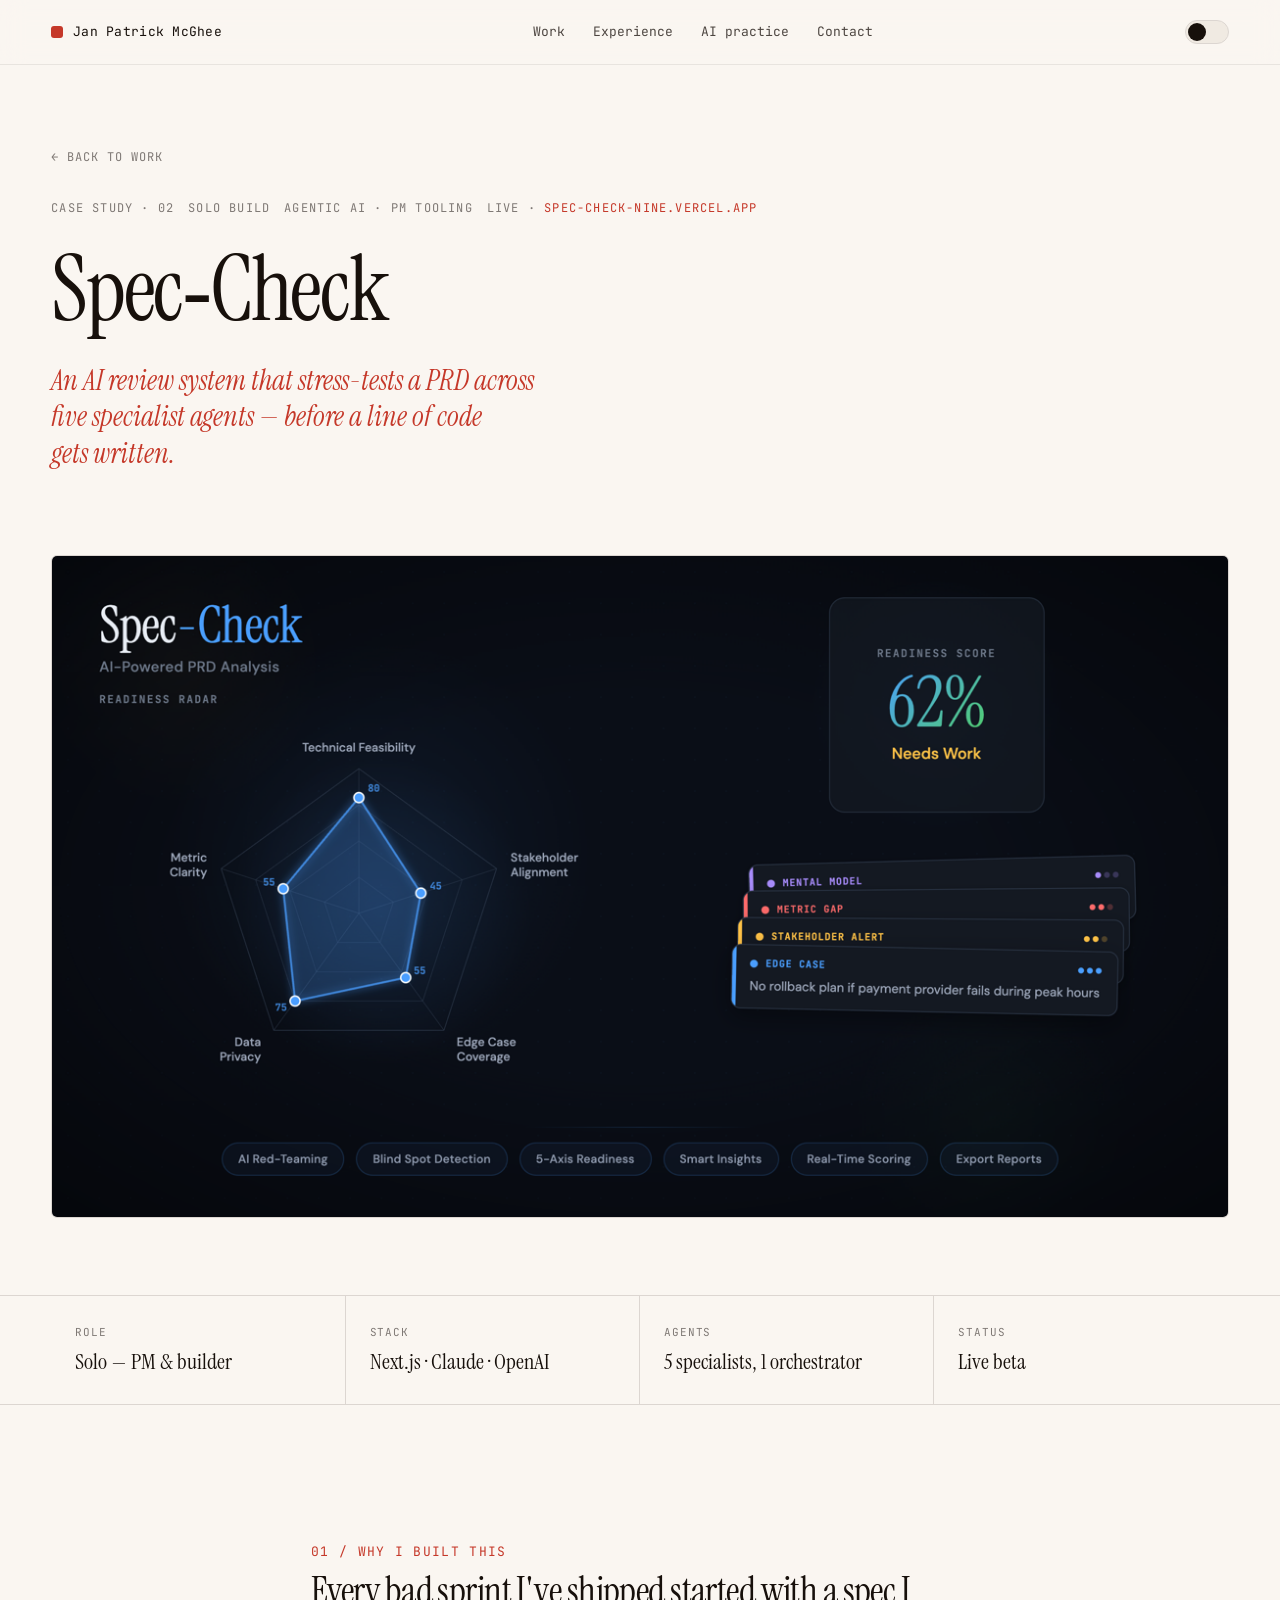
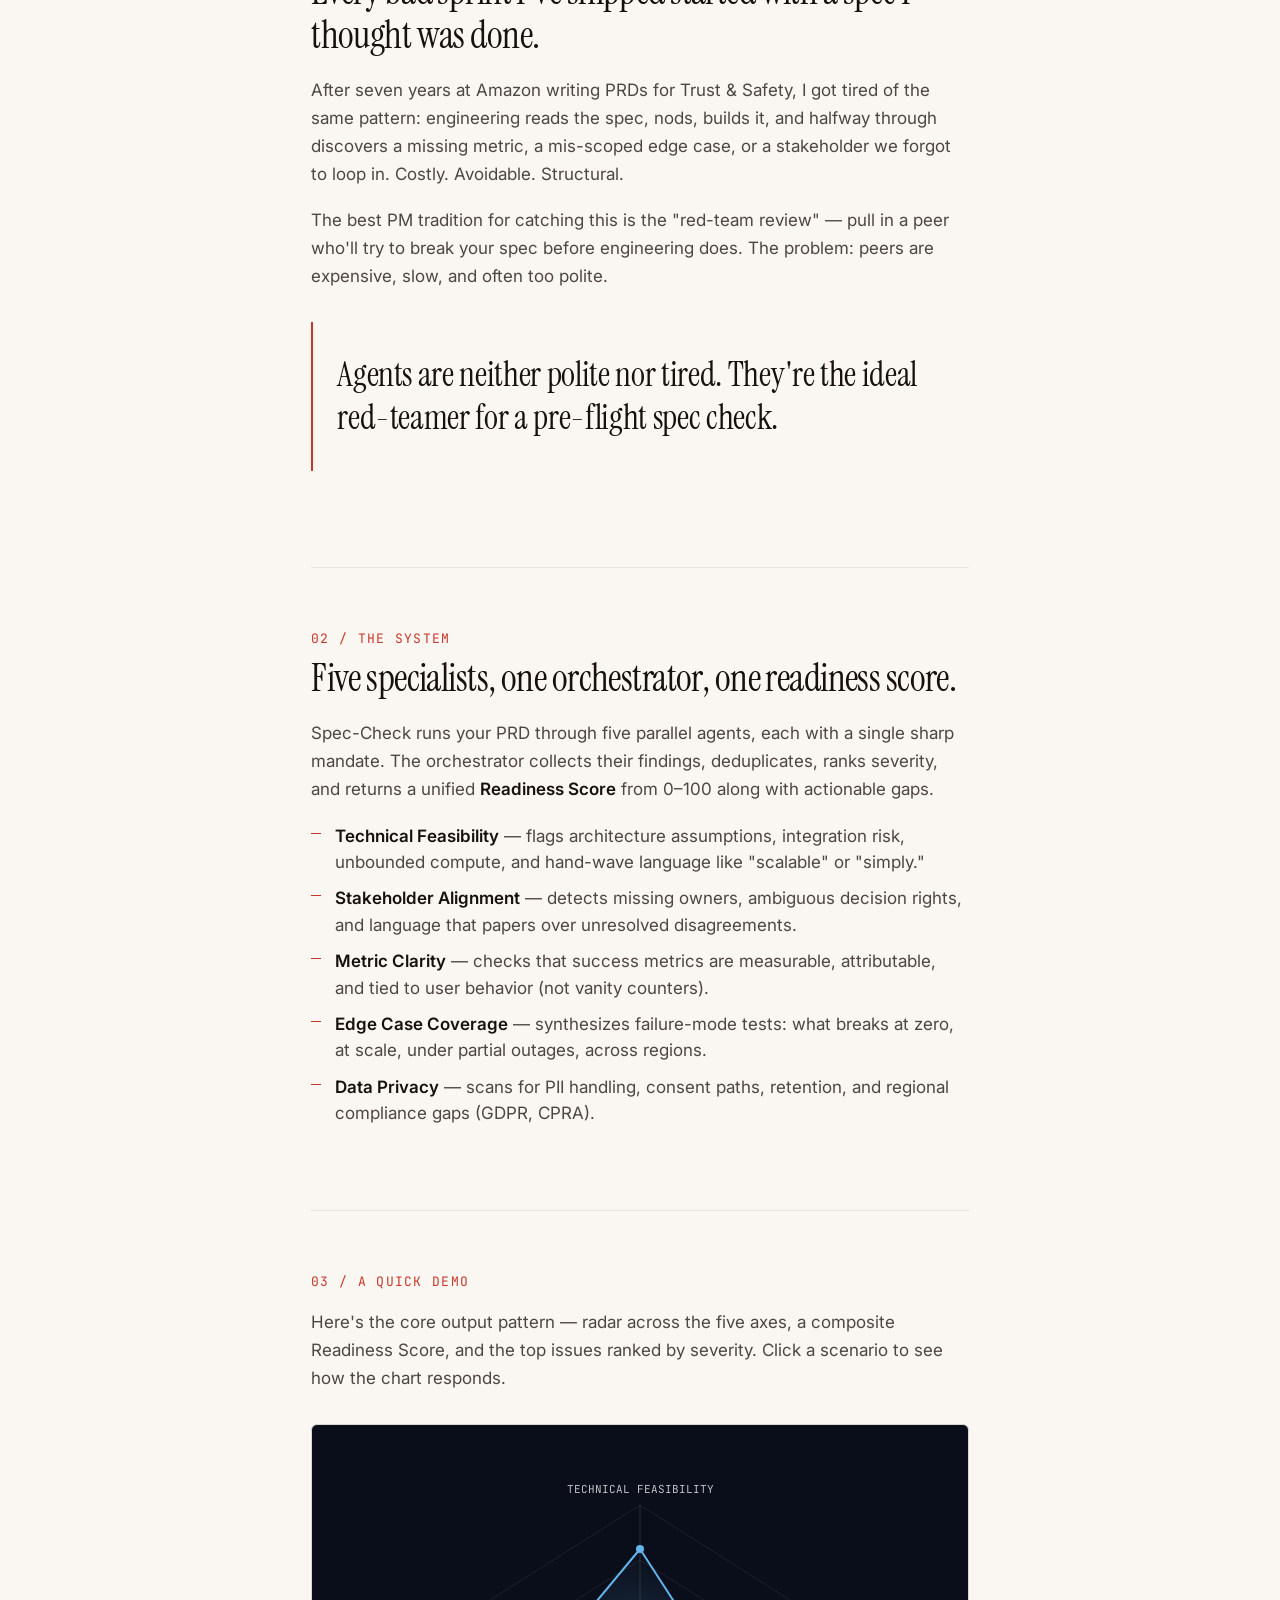
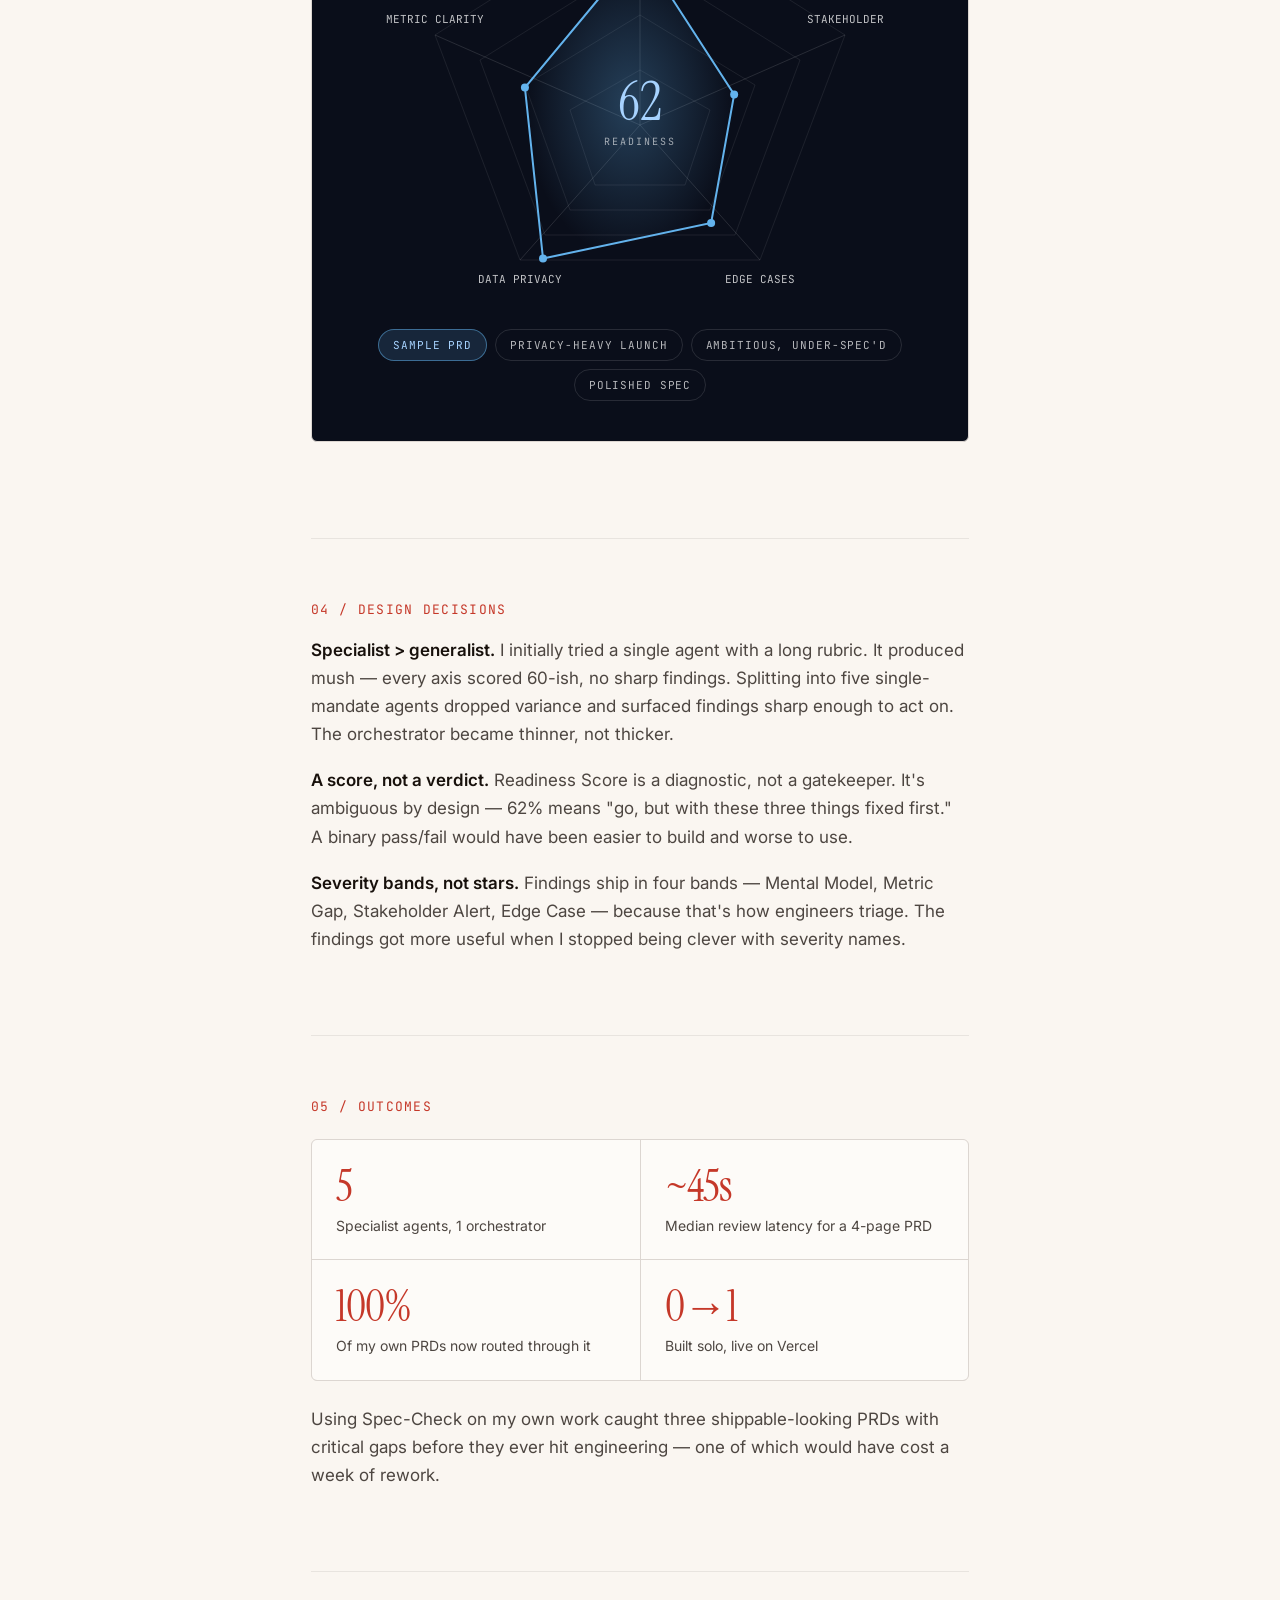
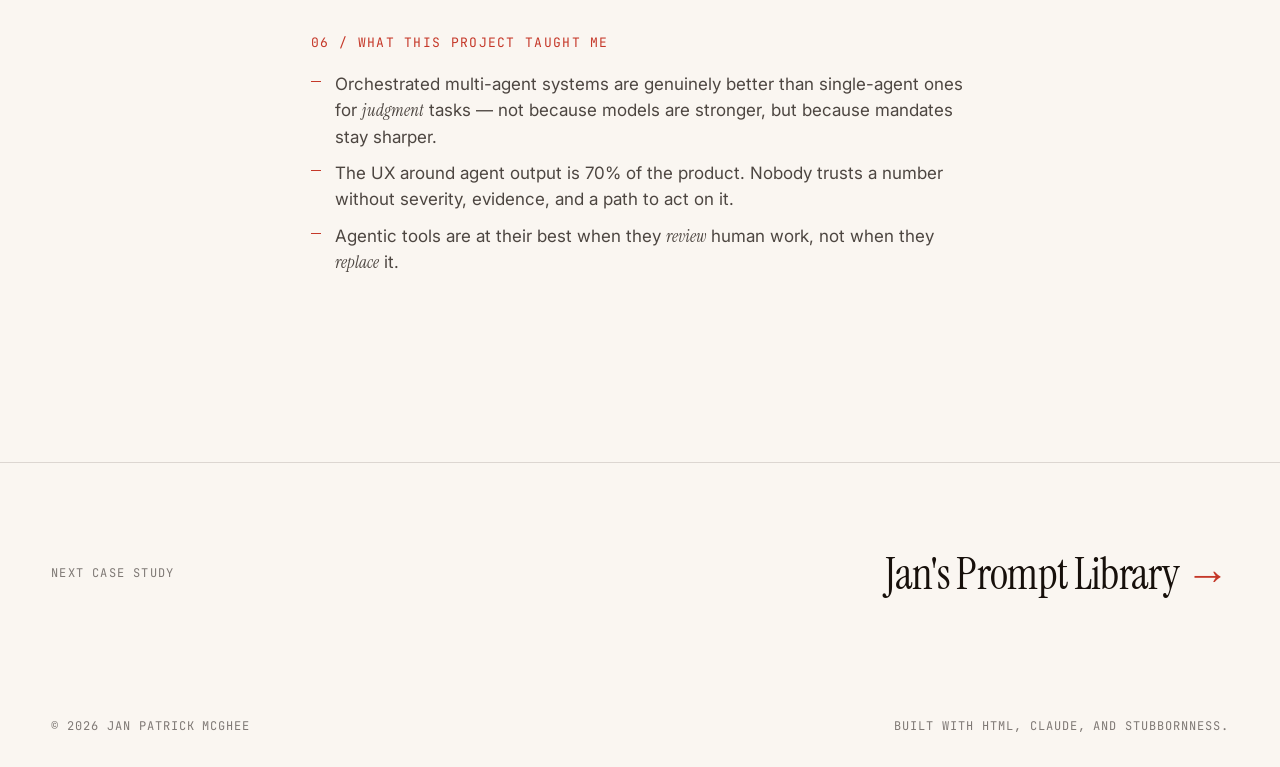
<file: spec-check.html>
<!DOCTYPE html>
<html lang="en">
<head>
<meta charset="UTF-8" />
<meta name="viewport" content="width=device-width, initial-scale=1.0" />
<title>Spec-Check — Case Study · Jan Patrick McGhee</title>
<link rel="preconnect" href="https://fonts.googleapis.com">
<link rel="preconnect" href="https://fonts.gstatic.com" crossorigin>
<link rel="stylesheet" href="https://fonts.googleapis.com/css2?family=Instrument+Serif:ital@0;1&family=Inter:wght@300;400;500;600;700&family=JetBrains+Mono:wght@400;500&display=swap">
<link rel="stylesheet" href="assets/site.css">
</head>
<body data-aesthetic="editorial" data-theme="light">

<header class="nav">
  <a href="index.html" class="nav__brand">
    <span class="nav__mark" aria-hidden="true"></span>
    <span class="nav__name">Jan&nbsp;Patrick&nbsp;McGhee</span>
  </a>
  <nav class="nav__links">
    <a href="index.html#work">Work</a>
    <a href="index.html#experience">Experience</a>
    <a href="index.html#ai">AI&nbsp;practice</a>
    <a href="index.html#contact">Contact</a>
  </nav>
  <button class="theme-toggle" id="themeToggle" aria-label="Toggle theme">
    <span class="theme-toggle__dot"></span>
  </button>
</header>

<section class="case-hero">
  <a href="index.html" class="case-hero__back">← Back to work</a>
  <div class="case-hero__meta">
    <span>Case study · 02</span>
    <span>Solo build</span>
    <span>Agentic AI · PM tooling</span>
    <span>Live · <a href="https://spec-check-nine.vercel.app/" target="_blank" rel="noopener" style="color:var(--accent);">spec-check-nine.vercel.app</a></span>
  </div>
  <h1 class="case-hero__title">Spec&#8209;Check</h1>
  <p class="case-hero__kicker">An AI review system that stress-tests a PRD across five specialist agents — before a line of code gets written.</p>
</section>

<div class="case-shot">
  <div class="case-shot__img"><img src="uploads/spec-check.png" alt="Spec-Check product shot"></div>
</div>

<div class="case-facts">
  <div class="case-fact"><div class="case-fact__lbl">Role</div><div class="case-fact__val">Solo — PM &amp; builder</div></div>
  <div class="case-fact"><div class="case-fact__lbl">Stack</div><div class="case-fact__val">Next.js · Claude · OpenAI</div></div>
  <div class="case-fact"><div class="case-fact__lbl">Agents</div><div class="case-fact__val">5 specialists, 1 orchestrator</div></div>
  <div class="case-fact"><div class="case-fact__lbl">Status</div><div class="case-fact__val">Live beta</div></div>
</div>

<article class="case-body">

  <section>
    <h2><span class="num">01 / Why I built this</span>Every bad sprint I've shipped started with a spec I thought was done.</h2>
    <p>After seven years at Amazon writing PRDs for Trust &amp; Safety, I got tired of the same pattern: engineering reads the spec, nods, builds it, and halfway through discovers a missing metric, a mis-scoped edge case, or a stakeholder we forgot to loop in. Costly. Avoidable. Structural.</p>
    <p>The best PM tradition for catching this is the "red-team review" — pull in a peer who'll try to break your spec before engineering does. The problem: peers are expensive, slow, and often too polite.</p>
    <div class="pullquote">Agents are neither polite nor tired. They're the ideal red-teamer for a pre-flight spec check.</div>
  </section>

  <section>
    <h2><span class="num">02 / The system</span>Five specialists, one orchestrator, one readiness score.</h2>
    <p>Spec-Check runs your PRD through five parallel agents, each with a single sharp mandate. The orchestrator collects their findings, deduplicates, ranks severity, and returns a unified <strong>Readiness Score</strong> from 0–100 along with actionable gaps.</p>
    <ul class="case-list">
      <li><strong>Technical Feasibility</strong> — flags architecture assumptions, integration risk, unbounded compute, and hand-wave language like "scalable" or "simply."</li>
      <li><strong>Stakeholder Alignment</strong> — detects missing owners, ambiguous decision rights, and language that papers over unresolved disagreements.</li>
      <li><strong>Metric Clarity</strong> — checks that success metrics are measurable, attributable, and tied to user behavior (not vanity counters).</li>
      <li><strong>Edge Case Coverage</strong> — synthesizes failure-mode tests: what breaks at zero, at scale, under partial outages, across regions.</li>
      <li><strong>Data Privacy</strong> — scans for PII handling, consent paths, retention, and regional compliance gaps (GDPR, CPRA).</li>
    </ul>
  </section>

  <section>
    <h2><span class="num">03 / A quick demo</span></h2>
    <p>Here's the core output pattern — radar across the five axes, a composite Readiness Score, and the top issues ranked by severity. Click a scenario to see how the chart responds.</p>
    <div class="radar-demo">
      <svg viewBox="0 0 520 440" xmlns="http://www.w3.org/2000/svg" id="radarSvg">
        <defs>
          <radialGradient id="rg" cx="50%" cy="50%" r="50%">
            <stop offset="0%" stop-color="#63b3ed" stop-opacity="0.3"/>
            <stop offset="100%" stop-color="#63b3ed" stop-opacity="0"/>
          </radialGradient>
        </defs>
        <!-- rings -->
        <g fill="none" stroke="rgba(255,255,255,0.08)" stroke-width="1">
          <polygon points="260,40 465,170 380,395 140,395 55,170" />
          <polygon points="260,95 420,195 355,370 165,370 100,195" />
          <polygon points="260,150 375,220 330,345 190,345 145,220" />
          <polygon points="260,205 330,245 305,320 215,320 190,245" />
        </g>
        <!-- axes -->
        <g stroke="rgba(255,255,255,0.12)" stroke-width="1">
          <line x1="260" y1="260" x2="260" y2="40"/>
          <line x1="260" y1="260" x2="465" y2="170"/>
          <line x1="260" y1="260" x2="380" y2="395"/>
          <line x1="260" y1="260" x2="140" y2="395"/>
          <line x1="260" y1="260" x2="55" y2="170"/>
        </g>
        <!-- polygon -->
        <polygon id="radarPoly" points="260,90 410,195 330,345 185,335 95,190"
          fill="url(#rg)" stroke="#63b3ed" stroke-width="2"
          style="transition: all 700ms cubic-bezier(.2,.7,.2,1)"/>
        <g id="radarDots" fill="#63b3ed"></g>
        <!-- labels -->
        <g fill="rgba(255,255,255,0.75)" font-family="JetBrains Mono, monospace" font-size="11" text-anchor="middle">
          <text x="260" y="28">TECHNICAL FEASIBILITY</text>
          <text x="465" y="158">STAKEHOLDER</text>
          <text x="380" y="418">EDGE CASES</text>
          <text x="140" y="418">DATA PRIVACY</text>
          <text x="55" y="158">METRIC CLARITY</text>
        </g>
        <!-- score -->
        <text x="260" y="255" fill="#a7d3ff" font-family="Instrument Serif, serif" font-size="54" text-anchor="middle" id="radarScore">62</text>
        <text x="260" y="280" fill="rgba(255,255,255,0.6)" font-family="JetBrains Mono, monospace" font-size="10" text-anchor="middle" letter-spacing="2">READINESS</text>
      </svg>
      <div class="radar-demo__ctrl">
        <button class="radar-demo__btn on" data-scen="default">Sample PRD</button>
        <button class="radar-demo__btn" data-scen="privacy">Privacy-heavy launch</button>
        <button class="radar-demo__btn" data-scen="ambitious">Ambitious, under-spec'd</button>
        <button class="radar-demo__btn" data-scen="ready">Polished spec</button>
      </div>
    </div>
  </section>

  <section>
    <h2><span class="num">04 / Design decisions</span></h2>
    <p><strong>Specialist &gt; generalist.</strong> I initially tried a single agent with a long rubric. It produced mush — every axis scored 60-ish, no sharp findings. Splitting into five single-mandate agents dropped variance and surfaced findings sharp enough to act on. The orchestrator became thinner, not thicker.</p>
    <p><strong>A score, not a verdict.</strong> Readiness Score is a diagnostic, not a gatekeeper. It's ambiguous by design — 62% means "go, but with these three things fixed first." A binary pass/fail would have been easier to build and worse to use.</p>
    <p><strong>Severity bands, not stars.</strong> Findings ship in four bands — Mental Model, Metric Gap, Stakeholder Alert, Edge Case — because that's how engineers triage. The findings got more useful when I stopped being clever with severity names.</p>
  </section>

  <section>
    <h2><span class="num">05 / Outcomes</span></h2>
    <div class="outcomes">
      <div class="outcome"><div class="outcome__num">5</div><div class="outcome__lbl">Specialist agents, 1 orchestrator</div></div>
      <div class="outcome"><div class="outcome__num">~45s</div><div class="outcome__lbl">Median review latency for a 4-page PRD</div></div>
      <div class="outcome"><div class="outcome__num">100%</div><div class="outcome__lbl">Of my own PRDs now routed through it</div></div>
      <div class="outcome"><div class="outcome__num">0→1</div><div class="outcome__lbl">Built solo, live on Vercel</div></div>
    </div>
    <p>Using Spec-Check on my own work caught three shippable-looking PRDs with critical gaps before they ever hit engineering — one of which would have cost a week of rework.</p>
  </section>

  <section>
    <h2><span class="num">06 / What this project taught me</span></h2>
    <ul class="case-list">
      <li>Orchestrated multi-agent systems are genuinely better than single-agent ones for <em>judgment</em> tasks — not because models are stronger, but because mandates stay sharper.</li>
      <li>The UX around agent output is 70% of the product. Nobody trusts a number without severity, evidence, and a path to act on it.</li>
      <li>Agentic tools are at their best when they <em>review</em> human work, not when they <em>replace</em> it.</li>
    </ul>
  </section>

</article>

<nav class="case-next">
  <span class="case-next__lbl">Next case study</span>
  <a href="prompt-library.html" class="case-next__link">Jan's Prompt Library</a>
</nav>

<footer class="site-foot">
  <div class="site-foot__l">© 2026 Jan Patrick McGhee</div>
  <div class="site-foot__r"><span class="site-foot__mono">Built with HTML, Claude, and stubbornness.</span></div>
</footer>

<div id="cursor-label" class="cursor-label" aria-hidden="true"></div>
<script src="assets/site.js"></script>
<script>
// Radar demo interactivity
(function(){
  const scenarios = {
    default:   { vals: [80, 45, 55, 75, 55], score: 62 },
    privacy:   { vals: [72, 60, 85, 92, 68], score: 75 },
    ambitious: { vals: [35, 30, 25, 45, 20], score: 31 },
    ready:     { vals: [88, 84, 90, 86, 89], score: 87 },
  };
  // axis angles matching SVG (top, right, bottom-right, bottom-left, left)
  const angles = [-90, -18, 54, 126, 198]; // degrees
  const cx = 260, cy = 260, rMax = 220;
  const poly = document.getElementById('radarPoly');
  const dots = document.getElementById('radarDots');
  const scoreEl = document.getElementById('radarScore');

  function render(vals, score) {
    const pts = vals.map((v, i) => {
      const rad = angles[i] * Math.PI / 180;
      const r = (v / 100) * rMax;
      return [cx + Math.cos(rad) * r, cy + Math.sin(rad) * r];
    });
    poly.setAttribute('points', pts.map(p => p.join(',')).join(' '));
    dots.innerHTML = pts.map(p => `<circle cx="${p[0]}" cy="${p[1]}" r="4"/>`).join('');
    // animate score count
    const start = parseFloat(scoreEl.textContent) || 0;
    const t0 = performance.now();
    function tick(now){
      const t = Math.min(1, (now - t0) / 700);
      const v = Math.round(start + (score - start) * (1 - Math.pow(1 - t, 3)));
      scoreEl.textContent = v;
      if (t < 1) requestAnimationFrame(tick);
    }
    requestAnimationFrame(tick);
  }
  render(scenarios.default.vals, scenarios.default.score);
  document.querySelectorAll('.radar-demo__btn').forEach(btn => {
    btn.addEventListener('click', () => {
      document.querySelectorAll('.radar-demo__btn').forEach(b => b.classList.remove('on'));
      btn.classList.add('on');
      const s = scenarios[btn.dataset.scen];
      render(s.vals, s.score);
    });
  });
})();
</script>
</body>
</html>
</file>
<file: assets/site.css>
/* ============================================================
   Jan Patrick McGhee — Portfolio
   Design system: editorial-technical hybrid.
   Aesthetics: editorial | monolith | studio
   Themes: light | dark
   ============================================================ */

/* ---------- TOKENS ---------- */
:root {
  --serif: 'Instrument Serif', Georgia, serif;
  --sans: 'Inter', system-ui, -apple-system, sans-serif;
  --mono: 'JetBrains Mono', ui-monospace, Menlo, monospace;

  --max: 1280px;
  --gutter: clamp(20px, 4vw, 56px);
  --radius: 6px;

  /* EDITORIAL · LIGHT (default) */
  --bg: oklch(97.5% 0.008 80);
  --bg-alt: oklch(94% 0.012 78);
  --ink: oklch(18% 0.015 60);
  --ink-soft: oklch(40% 0.012 60);
  --ink-mute: oklch(58% 0.010 60);
  --line: oklch(88% 0.010 70);
  --line-soft: oklch(92% 0.008 70);
  --accent: oklch(55% 0.18 30);      /* warm terracotta */
  --accent-ink: oklch(98% 0.005 80);
  --card: oklch(99% 0.005 80);
  --elev: 0 1px 2px rgba(60, 40, 20, .04), 0 8px 30px rgba(60, 40, 20, .06);
}

/* DARK theme (editorial) */
[data-theme="dark"] {
  --bg: oklch(14% 0.012 265);
  --bg-alt: oklch(18% 0.015 265);
  --ink: oklch(95% 0.010 80);
  --ink-soft: oklch(78% 0.010 80);
  --ink-mute: oklch(60% 0.012 80);
  --line: oklch(26% 0.015 265);
  --line-soft: oklch(22% 0.015 265);
  --accent: oklch(75% 0.15 70);
  --accent-ink: oklch(14% 0.012 265);
  --card: oklch(17% 0.014 265);
  --elev: 0 1px 2px rgba(0, 0, 0, .3), 0 12px 40px rgba(0, 0, 0, .5);
}

/* MONOLITH — pure mono, high contrast, Swiss */
[data-aesthetic="monolith"] {
  --serif: 'JetBrains Mono', ui-monospace, monospace;
  --sans: 'JetBrains Mono', ui-monospace, monospace;
  --bg: oklch(98% 0 0);
  --bg-alt: oklch(94% 0 0);
  --ink: oklch(12% 0 0);
  --ink-soft: oklch(30% 0 0);
  --ink-mute: oklch(55% 0 0);
  --line: oklch(85% 0 0);
  --line-soft: oklch(90% 0 0);
  --accent: oklch(12% 0 0);
  --accent-ink: oklch(98% 0 0);
  --card: oklch(100% 0 0);
  --radius: 0px;
}
[data-aesthetic="monolith"][data-theme="dark"] {
  --bg: oklch(10% 0 0);
  --bg-alt: oklch(15% 0 0);
  --ink: oklch(96% 0 0);
  --ink-soft: oklch(75% 0 0);
  --ink-mute: oklch(55% 0 0);
  --line: oklch(25% 0 0);
  --line-soft: oklch(20% 0 0);
  --accent: oklch(96% 0 0);
  --accent-ink: oklch(10% 0 0);
  --card: oklch(13% 0 0);
}

/* STUDIO — warm, rounded, JoinPlay-adjacent */
[data-aesthetic="studio"] {
  --serif: 'Instrument Serif', Georgia, serif;
  --sans: 'Inter', system-ui, sans-serif;
  --bg: oklch(97% 0.020 50);
  --bg-alt: oklch(94% 0.028 50);
  --ink: oklch(22% 0.020 30);
  --ink-soft: oklch(42% 0.020 30);
  --ink-mute: oklch(60% 0.020 30);
  --line: oklch(88% 0.018 50);
  --line-soft: oklch(92% 0.015 50);
  --accent: oklch(68% 0.18 35);      /* peachy coral */
  --accent-ink: oklch(18% 0.020 30);
  --card: oklch(99% 0.012 60);
  --radius: 14px;
}
[data-aesthetic="studio"][data-theme="dark"] {
  --bg: oklch(18% 0.015 30);
  --bg-alt: oklch(22% 0.020 30);
  --ink: oklch(96% 0.015 50);
  --ink-soft: oklch(78% 0.015 50);
  --ink-mute: oklch(60% 0.015 50);
  --line: oklch(30% 0.018 30);
  --line-soft: oklch(26% 0.018 30);
  --accent: oklch(72% 0.17 35);
  --accent-ink: oklch(18% 0.015 30);
  --card: oklch(21% 0.018 30);
}

/* ---------- RESET ---------- */
*, *::before, *::after { box-sizing: border-box; }
html { scroll-behavior: smooth; }
body {
  margin: 0;
  font-family: var(--sans);
  background: var(--bg);
  color: var(--ink);
  font-size: 17px;
  line-height: 1.55;
  -webkit-font-smoothing: antialiased;
  transition: background 400ms ease, color 400ms ease;
  text-wrap: pretty;
}
a { color: inherit; text-decoration: none; }
img { max-width: 100%; display: block; }
h1, h2, h3, h4 { margin: 0; font-weight: 500; letter-spacing: -0.01em; }
em { font-family: var(--serif); font-style: italic; font-weight: 400; }
ul, ol { margin: 0; padding: 0; list-style: none; }
strong { font-weight: 600; color: var(--ink); }

/* ---------- NAV ---------- */
.nav {
  position: sticky; top: 0; z-index: 50;
  display: flex; align-items: center; justify-content: space-between;
  gap: 24px;
  padding: 18px var(--gutter);
  background: color-mix(in oklch, var(--bg) 82%, transparent);
  backdrop-filter: blur(12px);
  -webkit-backdrop-filter: blur(12px);
  border-bottom: 1px solid var(--line-soft);
}
.nav__brand {
  display: flex; align-items: center; gap: 10px;
  font-family: var(--mono);
  font-size: 13px;
  letter-spacing: 0.02em;
}
.nav__mark {
  width: 12px; height: 12px; border-radius: 3px;
  background: var(--accent);
  display: inline-block;
}
[data-aesthetic="monolith"] .nav__mark { border-radius: 0; }
.nav__links {
  display: flex; gap: 28px;
  font-family: var(--mono); font-size: 13px;
  color: var(--ink-soft);
}
.nav__links a { position: relative; padding: 4px 0; transition: color 200ms; }
.nav__links a:hover { color: var(--ink); }
.nav__links a::after {
  content: ''; position: absolute; left: 0; right: 0; bottom: -2px;
  height: 1px; background: var(--accent);
  transform: scaleX(0); transform-origin: left;
  transition: transform 260ms cubic-bezier(.2,.7,.2,1);
}
.nav__links a:hover::after { transform: scaleX(1); }

.theme-toggle {
  width: 44px; height: 24px;
  border-radius: 999px;
  background: var(--bg-alt);
  border: 1px solid var(--line);
  padding: 2px;
  cursor: pointer;
  position: relative;
  transition: background 200ms;
}
.theme-toggle__dot {
  position: absolute; top: 2px; left: 2px;
  width: 18px; height: 18px; border-radius: 50%;
  background: var(--ink);
  transition: transform 280ms cubic-bezier(.2,.7,.2,1);
}
[data-theme="dark"] .theme-toggle__dot { transform: translateX(20px); background: var(--accent); }

@media (max-width: 720px) {
  .nav__links { display: none; }
}

/* ---------- HERO ---------- */
.hero {
  padding: clamp(60px, 10vw, 140px) var(--gutter) clamp(40px, 6vw, 80px);
  max-width: var(--max);
  margin: 0 auto;
}
.hero__meta {
  display: flex; gap: 14px; align-items: center; flex-wrap: wrap;
  font-family: var(--mono); font-size: 12px;
  color: var(--ink-mute);
  margin-bottom: 32px;
  text-transform: uppercase; letter-spacing: 0.08em;
}
.hero__pill {
  padding: 6px 12px;
  border: 1px solid var(--line);
  border-radius: 999px;
  color: var(--ink);
}
[data-aesthetic="monolith"] .hero__pill { border-radius: 0; }
.hero__loc::before { content: '●'; color: var(--accent); margin-right: 8px; font-size: 10px; vertical-align: middle; }

.hero__headline {
  font-family: var(--serif);
  font-size: clamp(42px, 7.2vw, 108px);
  line-height: 0.98;
  letter-spacing: -0.022em;
  font-weight: 400;
  max-width: 14ch;
  margin-bottom: 36px;
}
[data-aesthetic="monolith"] .hero__headline {
  font-size: clamp(32px, 5.4vw, 72px);
  line-height: 1.05;
  letter-spacing: -0.03em;
  font-weight: 500;
}
.hero__headline em { color: var(--accent); }
[data-aesthetic="monolith"] .hero__headline em { color: inherit; text-decoration: underline; text-decoration-thickness: 2px; text-underline-offset: 6px; font-style: normal; }

.hero__lede {
  max-width: 62ch;
  font-size: clamp(16px, 1.4vw, 19px);
  line-height: 1.6;
  color: var(--ink-soft);
  margin-bottom: 36px;
}
.hero__lede a { color: var(--ink); border-bottom: 1px solid var(--accent); padding-bottom: 1px; }
.hero__lede a:hover { color: var(--accent); }
.hero__lede strong { color: var(--ink); }

.hero__cta { display: flex; gap: 12px; flex-wrap: wrap; }
.btn {
  display: inline-flex; align-items: center; gap: 8px;
  padding: 14px 22px;
  border-radius: var(--radius);
  font-family: var(--mono); font-size: 13px;
  letter-spacing: 0.02em;
  transition: all 200ms;
  border: 1px solid transparent;
  cursor: pointer;
}
.btn--solid { background: var(--accent); color: var(--accent-ink); }
.btn--solid:hover { transform: translateY(-1px); box-shadow: var(--elev); }
.btn--ghost { background: transparent; color: var(--ink); border-color: var(--line); }
.btn--ghost:hover { border-color: var(--ink); }

/* ---------- STATS ---------- */
.stats {
  border-top: 1px solid var(--line);
  border-bottom: 1px solid var(--line);
  padding: clamp(40px, 6vw, 72px) var(--gutter);
  margin: 0 auto;
  max-width: var(--max);
}
.stats__label {
  font-family: var(--mono); font-size: 12px;
  text-transform: uppercase; letter-spacing: 0.1em;
  color: var(--ink-mute);
  margin-bottom: 32px;
}
.stats__grid {
  display: grid;
  grid-template-columns: repeat(4, 1fr);
  gap: 32px;
}
@media (max-width: 860px) {
  .stats__grid { grid-template-columns: repeat(2, 1fr); gap: 28px 20px; }
}
.stat {
  border-left: 1px solid var(--line-soft);
  padding-left: 20px;
}
.stat__num {
  font-family: var(--serif);
  font-size: clamp(40px, 5.4vw, 72px);
  line-height: 1;
  font-weight: 400;
  color: var(--ink);
  margin-bottom: 8px;
  letter-spacing: -0.02em;
  font-variant-numeric: tabular-nums;
}
[data-aesthetic="monolith"] .stat__num { font-weight: 500; letter-spacing: -0.04em; }
.stat__lbl {
  font-family: var(--mono); font-size: 12px;
  color: var(--ink-mute);
  text-transform: uppercase; letter-spacing: 0.06em;
  line-height: 1.4;
}

/* ---------- SECTION HEAD ---------- */
.section-head {
  max-width: var(--max);
  margin: 0 auto clamp(40px, 5vw, 72px);
  padding: 0 var(--gutter);
}
.section-head__eyebrow {
  font-family: var(--mono); font-size: 12px;
  color: var(--ink-mute);
  text-transform: uppercase; letter-spacing: 0.12em;
  margin-bottom: 20px;
}
.section-head__title {
  font-family: var(--serif);
  font-size: clamp(30px, 4.2vw, 56px);
  line-height: 1.05;
  font-weight: 400;
  max-width: 24ch;
  letter-spacing: -0.015em;
}
[data-aesthetic="monolith"] .section-head__title {
  font-size: clamp(24px, 3.2vw, 40px);
  line-height: 1.2;
  font-weight: 500;
}
.section-head__title em { color: var(--accent); }
[data-aesthetic="monolith"] .section-head__title em { color: inherit; font-style: normal; text-decoration: underline; text-underline-offset: 4px; }
.section-head__sub {
  margin-top: 24px;
  max-width: 60ch;
  color: var(--ink-soft);
  font-size: 17px;
}

/* ---------- WORK / PROJECTS ---------- */
.work {
  padding: clamp(60px, 8vw, 120px) 0;
}
.project-grid {
  max-width: var(--max);
  margin: 0 auto;
  padding: 0 var(--gutter);
  display: grid;
  gap: 24px;
}
.project {
  display: grid;
  grid-template-columns: 1.1fr 1fr;
  gap: 0;
  background: var(--card);
  border: 1px solid var(--line);
  border-radius: var(--radius);
  overflow: hidden;
  transition: border-color 300ms, transform 400ms cubic-bezier(.2,.7,.2,1), box-shadow 400ms;
  position: relative;
}
.project:hover {
  border-color: var(--ink);
  transform: translateY(-2px);
  box-shadow: var(--elev);
}
.project__media {
  position: relative;
  overflow: hidden;
  background: var(--bg-alt);
  aspect-ratio: 16/10;
}
.project__media img {
  width: 100%; height: 100%; object-fit: cover;
  transition: transform 800ms cubic-bezier(.2,.7,.2,1);
}
.project:hover .project__media img { transform: scale(1.03); }
.project__media--dark { background: #0a0e1a; }
.project__media--icon img { object-fit: contain; padding: 18%; }

.project__body {
  padding: clamp(28px, 3vw, 44px);
  display: flex; flex-direction: column;
  gap: 16px;
  border-left: 1px solid var(--line);
}
.project__tags { display: flex; flex-wrap: wrap; gap: 6px; }
.tag {
  font-family: var(--mono); font-size: 11px;
  padding: 4px 10px;
  background: var(--bg-alt);
  color: var(--ink-soft);
  border-radius: 999px;
  text-transform: uppercase;
  letter-spacing: 0.06em;
}
[data-aesthetic="monolith"] .tag { border-radius: 0; }
.tag--ai {
  background: var(--accent);
  color: var(--accent-ink);
}
.project__title {
  font-family: var(--serif);
  font-size: clamp(30px, 3.2vw, 44px);
  line-height: 1;
  letter-spacing: -0.02em;
  font-weight: 400;
}
[data-aesthetic="monolith"] .project__title { font-weight: 500; }
.project__kicker {
  font-family: var(--serif);
  font-style: italic;
  color: var(--accent);
  font-size: 19px;
  line-height: 1.3;
  margin: 0;
}
[data-aesthetic="monolith"] .project__kicker { font-style: normal; font-family: var(--mono); font-size: 13px; }
.project__desc {
  color: var(--ink-soft);
  margin: 0;
  font-size: 15px;
  line-height: 1.55;
}
.project__footer {
  display: flex; justify-content: space-between;
  font-family: var(--mono); font-size: 12px;
  color: var(--ink-mute);
  text-transform: uppercase; letter-spacing: 0.08em;
  margin-top: auto;
  padding-top: 16px;
  border-top: 1px solid var(--line-soft);
}
.project__go { color: var(--ink); transition: transform 200ms; }
.project:hover .project__go { transform: translateX(4px); }

@media (max-width: 820px) {
  .project { grid-template-columns: 1fr; }
  .project__body { border-left: none; border-top: 1px solid var(--line); }
}

/* ---------- EXPERIENCE / TIMELINE ---------- */
.experience {
  padding: clamp(60px, 8vw, 120px) 0;
  background: var(--bg-alt);
  border-top: 1px solid var(--line);
  border-bottom: 1px solid var(--line);
}
.timeline {
  max-width: var(--max);
  margin: 0 auto;
  padding: 0 var(--gutter);
  display: flex;
  flex-direction: column;
}
.role {
  display: grid;
  grid-template-columns: 200px 1fr;
  gap: clamp(20px, 4vw, 56px);
  padding: 40px 0;
  border-top: 1px solid var(--line);
}
.role:first-child { border-top: none; }
.role__when {
  font-family: var(--mono); font-size: 12px;
  color: var(--ink-mute);
  text-transform: uppercase; letter-spacing: 0.08em;
  display: flex; gap: 6px; align-items: center;
  height: fit-content;
}
.role--current .role__when { color: var(--accent); }
.role--current .role__when::before {
  content: ''; width: 8px; height: 8px; border-radius: 50%;
  background: var(--accent); display: inline-block;
  animation: pulse 2s ease-in-out infinite;
}
@keyframes pulse {
  0%, 100% { transform: scale(1); opacity: 1; }
  50% { transform: scale(1.4); opacity: 0.6; }
}
.role__title {
  font-family: var(--serif);
  font-size: clamp(22px, 2.4vw, 30px);
  line-height: 1.15;
  letter-spacing: -0.01em;
  margin-bottom: 6px;
}
[data-aesthetic="monolith"] .role__title { font-weight: 500; }
.role__org {
  font-family: var(--mono); font-size: 13px;
  color: var(--ink-soft);
  margin-bottom: 18px;
}
.role__loc { color: var(--ink-mute); }
.role__lede {
  margin: 0 0 14px; color: var(--ink-soft); max-width: 58ch;
}
.role__bullets {
  display: flex; flex-direction: column; gap: 6px;
  color: var(--ink-soft);
  font-size: 15px;
}
.role__bullets li {
  position: relative;
  padding-left: 20px;
}
.role__bullets li::before {
  content: '—';
  position: absolute; left: 0;
  color: var(--ink-mute);
}
.role__bullets--metric li strong {
  color: var(--ink);
  font-family: var(--mono);
  font-weight: 500;
  font-size: 14px;
}

@media (max-width: 760px) {
  .role { grid-template-columns: 1fr; gap: 12px; }
}

/* ---------- AI PRACTICE ---------- */
.ai-practice {
  padding: clamp(60px, 8vw, 120px) 0;
}
.ai-grid {
  max-width: var(--max);
  margin: 0 auto;
  padding: 0 var(--gutter);
  display: grid;
  grid-template-columns: repeat(4, 1fr);
  gap: 1px;
  background: var(--line);
  border: 1px solid var(--line);
  border-radius: var(--radius);
  overflow: hidden;
}
@media (max-width: 960px) { .ai-grid { grid-template-columns: repeat(2, 1fr); } }
@media (max-width: 560px) { .ai-grid { grid-template-columns: 1fr; } }
.ai-card {
  background: var(--card);
  padding: 32px;
  display: flex; flex-direction: column; gap: 14px;
  transition: background 300ms;
}
.ai-card:hover { background: var(--bg-alt); }
.ai-card__num {
  font-family: var(--mono); font-size: 12px;
  color: var(--accent);
  letter-spacing: 0.1em;
}
.ai-card h3 {
  font-family: var(--serif);
  font-size: 24px; line-height: 1.15;
  letter-spacing: -0.01em;
}
.ai-card p {
  color: var(--ink-soft); margin: 0;
  font-size: 14.5px; line-height: 1.55;
}
.ai-card p a { color: var(--ink); border-bottom: 1px solid var(--accent); }
.ai-card__tools {
  margin-top: auto;
  display: flex; flex-wrap: wrap; gap: 6px;
}
.ai-card__tools span {
  font-family: var(--mono); font-size: 11px;
  padding: 3px 8px;
  background: var(--bg-alt);
  color: var(--ink-soft);
  border-radius: 4px;
}

/* ---------- SKILLS ---------- */
.skills {
  padding: 0 0 clamp(60px, 8vw, 120px);
}
.skills__grid {
  max-width: var(--max);
  margin: 0 auto;
  padding: 0 var(--gutter);
  display: grid;
  grid-template-columns: repeat(3, 1fr);
  gap: 48px;
  border-top: 1px solid var(--line);
  padding-top: 48px;
}
@media (max-width: 820px) { .skills__grid { grid-template-columns: 1fr; gap: 32px; } }
.skill-col h4 {
  font-family: var(--mono); font-size: 12px;
  text-transform: uppercase; letter-spacing: 0.1em;
  color: var(--ink-mute);
  margin-bottom: 20px;
  padding-bottom: 12px;
  border-bottom: 1px solid var(--line);
}
.skill-col ul { display: flex; flex-direction: column; gap: 10px; }
.skill-col li {
  color: var(--ink-soft);
  font-size: 15px;
  padding-left: 16px;
  position: relative;
}
.skill-col li::before {
  content: '';
  position: absolute;
  left: 0; top: 10px;
  width: 6px; height: 1px;
  background: var(--accent);
}

/* ---------- CONTACT ---------- */
.contact {
  padding: clamp(60px, 8vw, 120px) var(--gutter);
  background: var(--bg-alt);
  border-top: 1px solid var(--line);
}
.contact__inner {
  max-width: var(--max);
  margin: 0 auto;
}
.contact__eyebrow {
  font-family: var(--mono); font-size: 12px;
  color: var(--ink-mute);
  text-transform: uppercase; letter-spacing: 0.12em;
  margin-bottom: 24px;
}
.contact__headline {
  font-family: var(--serif);
  font-size: clamp(32px, 5vw, 68px);
  line-height: 1.05;
  letter-spacing: -0.02em;
  font-weight: 400;
  max-width: 22ch;
  margin-bottom: 20px;
}
[data-aesthetic="monolith"] .contact__headline { font-weight: 500; }
.contact__headline em { color: var(--accent); }
.contact__sub {
  max-width: 52ch;
  color: var(--ink-soft);
  font-size: 17px;
  margin-bottom: 48px;
}
.contact__grid {
  display: grid;
  grid-template-columns: repeat(3, 1fr);
  gap: 12px;
}
@media (max-width: 720px) { .contact__grid { grid-template-columns: 1fr; } }
.contact-card {
  background: var(--card);
  border: 1px solid var(--line);
  border-radius: var(--radius);
  padding: 28px;
  display: grid;
  grid-template-columns: 1fr auto;
  gap: 4px;
  align-items: end;
  transition: all 240ms;
}
.contact-card:hover {
  border-color: var(--ink);
  transform: translateY(-2px);
}
.contact-card__lbl {
  font-family: var(--mono); font-size: 11px;
  color: var(--ink-mute);
  text-transform: uppercase; letter-spacing: 0.08em;
  grid-column: 1 / -1;
  margin-bottom: 16px;
}
.contact-card__val {
  font-family: var(--serif);
  font-size: 22px;
  line-height: 1.2;
  letter-spacing: -0.01em;
}
[data-aesthetic="monolith"] .contact-card__val { font-family: var(--mono); font-size: 15px; letter-spacing: 0; }
.contact-card__go {
  font-family: var(--mono);
  color: var(--accent);
  font-size: 20px;
  transition: transform 200ms;
}
.contact-card:hover .contact-card__go { transform: translate(4px, -4px); }

/* ---------- FOOTER ---------- */
.site-foot {
  max-width: var(--max); margin: 0 auto;
  padding: 32px var(--gutter);
  display: flex; justify-content: space-between;
  font-family: var(--mono); font-size: 12px;
  color: var(--ink-mute);
  text-transform: uppercase; letter-spacing: 0.08em;
}

/* ---------- CURSOR LABEL ---------- */
.cursor-label {
  position: fixed;
  top: 0; left: 0;
  padding: 6px 12px;
  background: var(--ink); color: var(--bg);
  font-family: var(--mono); font-size: 11px;
  text-transform: uppercase; letter-spacing: 0.08em;
  border-radius: 999px;
  pointer-events: none;
  opacity: 0;
  transform: translate(-50%, -140%);
  transition: opacity 180ms;
  z-index: 100;
  white-space: nowrap;
}
.cursor-label.visible { opacity: 1; }
[data-aesthetic="monolith"] .cursor-label { border-radius: 0; }

/* ---------- SCROLL REVEAL ---------- */
.reveal {
  opacity: 0;
  transform: translateY(20px);
  transition: opacity 800ms cubic-bezier(.2,.7,.2,1), transform 800ms cubic-bezier(.2,.7,.2,1);
}
.reveal.in { opacity: 1; transform: none; }

/* ============================================================
   TWEAKS PANEL
   ============================================================ */
.tweaks-panel {
  position: fixed;
  bottom: 20px; right: 20px;
  background: var(--card);
  border: 1px solid var(--line);
  border-radius: 12px;
  padding: 18px;
  box-shadow: var(--elev);
  z-index: 200;
  width: 280px;
  display: none;
  font-family: var(--sans);
}
.tweaks-panel.on { display: block; }
.tweaks-panel__title {
  font-family: var(--mono); font-size: 11px;
  text-transform: uppercase; letter-spacing: 0.1em;
  color: var(--ink-mute);
  margin-bottom: 14px;
}
.tweaks-panel__group { margin-bottom: 16px; }
.tweaks-panel__group:last-child { margin-bottom: 0; }
.tweaks-panel__lbl {
  font-family: var(--mono); font-size: 11px;
  color: var(--ink-soft);
  margin-bottom: 8px;
  display: block;
}
.tweaks-panel__row { display: flex; gap: 4px; }
.tweaks-panel__btn {
  flex: 1;
  padding: 8px 10px;
  background: var(--bg-alt);
  color: var(--ink-soft);
  border: 1px solid var(--line);
  border-radius: 6px;
  font-family: var(--mono); font-size: 11px;
  text-transform: uppercase; letter-spacing: 0.06em;
  cursor: pointer;
  transition: all 180ms;
}
.tweaks-panel__btn:hover { color: var(--ink); }
.tweaks-panel__btn.on {
  background: var(--ink); color: var(--bg); border-color: var(--ink);
}

/* ============================================================
   CASE STUDY PAGES
   ============================================================ */
.case-hero {
  max-width: var(--max);
  margin: 0 auto;
  padding: clamp(40px, 6vw, 80px) var(--gutter) clamp(32px, 4vw, 56px);
}
.case-hero__back {
  font-family: var(--mono); font-size: 12px;
  color: var(--ink-mute);
  text-transform: uppercase; letter-spacing: 0.08em;
  margin-bottom: 32px;
  display: inline-block;
  transition: color 200ms;
}
.case-hero__back:hover { color: var(--accent); }
.case-hero__meta {
  display: flex; gap: 14px; flex-wrap: wrap;
  font-family: var(--mono); font-size: 12px;
  color: var(--ink-mute);
  text-transform: uppercase; letter-spacing: 0.1em;
  margin-bottom: 28px;
}
.case-hero__title {
  font-family: var(--serif);
  font-size: clamp(44px, 7vw, 96px);
  line-height: 1;
  letter-spacing: -0.025em;
  font-weight: 400;
  margin-bottom: 20px;
}
[data-aesthetic="monolith"] .case-hero__title { font-weight: 500; }
.case-hero__kicker {
  font-family: var(--serif);
  font-style: italic;
  color: var(--accent);
  font-size: clamp(20px, 2.2vw, 28px);
  max-width: 40ch;
  line-height: 1.3;
  margin-bottom: 32px;
}
[data-aesthetic="monolith"] .case-hero__kicker { font-style: normal; font-family: var(--mono); font-size: 14px; }

.case-shot {
  max-width: var(--max);
  margin: 0 auto;
  padding: 0 var(--gutter);
}
.case-shot__img {
  width: 100%;
  border-radius: var(--radius);
  border: 1px solid var(--line);
  overflow: hidden;
}
.case-shot__img img { width: 100%; display: block; }

.case-facts {
  max-width: var(--max);
  margin: clamp(48px, 6vw, 80px) auto;
  padding: 0 var(--gutter);
  display: grid;
  grid-template-columns: repeat(4, 1fr);
  gap: 0;
  border-top: 1px solid var(--line);
  border-bottom: 1px solid var(--line);
}
@media (max-width: 720px) { .case-facts { grid-template-columns: repeat(2, 1fr); } }
.case-fact {
  padding: 28px 24px;
  border-right: 1px solid var(--line);
}
.case-fact:last-child { border-right: none; }
@media (max-width: 720px) {
  .case-fact:nth-child(2) { border-right: none; }
}
.case-fact__lbl {
  font-family: var(--mono); font-size: 11px;
  color: var(--ink-mute);
  text-transform: uppercase; letter-spacing: 0.08em;
  margin-bottom: 8px;
}
.case-fact__val {
  font-family: var(--serif);
  font-size: 22px;
  line-height: 1.2;
}
[data-aesthetic="monolith"] .case-fact__val { font-family: var(--mono); font-size: 14px; }

.case-body {
  max-width: 760px;
  margin: 0 auto;
  padding: 0 var(--gutter) clamp(60px, 8vw, 120px);
}
.case-body > section {
  padding: clamp(40px, 5vw, 64px) 0;
  border-top: 1px solid var(--line-soft);
}
.case-body > section:first-child { border-top: none; }
.case-body h2 {
  font-family: var(--serif);
  font-size: clamp(26px, 3vw, 38px);
  line-height: 1.15;
  letter-spacing: -0.015em;
  margin-bottom: 8px;
  font-weight: 400;
}
[data-aesthetic="monolith"] .case-body h2 { font-weight: 500; }
.case-body h2 .num {
  font-family: var(--mono);
  font-size: 13px;
  color: var(--accent);
  display: block;
  margin-bottom: 10px;
  letter-spacing: 0.1em;
  text-transform: uppercase;
}
.case-body p {
  font-size: 17px;
  line-height: 1.65;
  color: var(--ink-soft);
  margin: 18px 0;
}
.case-body p strong { color: var(--ink); }
.case-body ul.case-list {
  display: flex; flex-direction: column; gap: 10px;
  margin: 20px 0;
}
.case-body ul.case-list li {
  padding-left: 24px;
  position: relative;
  color: var(--ink-soft);
  line-height: 1.55;
}
.case-body ul.case-list li::before {
  content: '';
  position: absolute;
  left: 0; top: 10px;
  width: 10px; height: 1px;
  background: var(--accent);
}
.pullquote {
  font-family: var(--serif);
  font-size: clamp(24px, 2.8vw, 34px);
  line-height: 1.25;
  letter-spacing: -0.01em;
  color: var(--ink);
  padding: 32px 0 32px 24px;
  border-left: 2px solid var(--accent);
  margin: 32px 0;
}
.outcomes {
  display: grid; grid-template-columns: repeat(2, 1fr);
  gap: 1px;
  background: var(--line);
  border: 1px solid var(--line);
  border-radius: var(--radius);
  overflow: hidden;
  margin: 24px 0;
}
@media (max-width: 560px) { .outcomes { grid-template-columns: 1fr; } }
.outcome {
  background: var(--card);
  padding: 24px;
}
.outcome__num {
  font-family: var(--serif);
  font-size: 44px;
  line-height: 1;
  color: var(--accent);
  margin-bottom: 8px;
  letter-spacing: -0.02em;
}
[data-aesthetic="monolith"] .outcome__num { font-family: var(--mono); font-size: 32px; font-weight: 500; }
.outcome__lbl {
  font-size: 14px;
  color: var(--ink-soft);
  line-height: 1.4;
}

.case-next {
  max-width: var(--max);
  margin: 0 auto;
  padding: clamp(48px, 6vw, 80px) var(--gutter);
  border-top: 1px solid var(--line);
  display: flex; justify-content: space-between; align-items: center;
  gap: 24px;
  flex-wrap: wrap;
}
.case-next__lbl {
  font-family: var(--mono); font-size: 12px;
  color: var(--ink-mute);
  text-transform: uppercase; letter-spacing: 0.1em;
}
.case-next__link {
  font-family: var(--serif);
  font-size: clamp(28px, 3.5vw, 44px);
  letter-spacing: -0.015em;
  color: var(--ink);
  transition: color 200ms;
}
.case-next__link:hover { color: var(--accent); }
.case-next__link::after { content: ' →'; color: var(--accent); }

/* ---------- Spec-Check radar demo ---------- */
.radar-demo {
  background: #0a0e1a;
  border-radius: var(--radius);
  padding: 40px 24px;
  margin: 32px 0;
  border: 1px solid var(--line);
  position: relative;
}
.radar-demo svg { width: 100%; height: auto; max-width: 520px; margin: 0 auto; display: block; }
.radar-demo__ctrl {
  display: flex; justify-content: center; gap: 8px;
  margin-top: 24px;
  flex-wrap: wrap;
}
.radar-demo__btn {
  padding: 8px 14px;
  background: transparent;
  border: 1px solid rgba(255,255,255,0.12);
  color: rgba(255,255,255,0.7);
  border-radius: 999px;
  font-family: var(--mono); font-size: 11px;
  text-transform: uppercase; letter-spacing: 0.08em;
  cursor: pointer;
  transition: all 200ms;
}
.radar-demo__btn:hover, .radar-demo__btn.on {
  background: rgba(99, 179, 237, 0.15);
  border-color: rgba(99, 179, 237, 0.5);
  color: #a7d3ff;
}

/* ---------- Prompt preview ---------- */
.prompt-preview {
  display: grid;
  grid-template-columns: 240px 1fr;
  gap: 0;
  border: 1px solid var(--line);
  border-radius: var(--radius);
  background: var(--card);
  margin: 24px 0;
  min-height: 380px;
  overflow: hidden;
}
@media (max-width: 720px) { .prompt-preview { grid-template-columns: 1fr; } }
.prompt-list {
  border-right: 1px solid var(--line);
  padding: 12px;
  background: var(--bg-alt);
  display: flex; flex-direction: column; gap: 2px;
}
@media (max-width: 720px) { .prompt-list { border-right: none; border-bottom: 1px solid var(--line); } }
.prompt-list__item {
  padding: 10px 12px;
  border-radius: 6px;
  font-size: 13px;
  color: var(--ink-soft);
  cursor: pointer;
  transition: background 180ms;
  font-family: var(--sans);
  text-align: left;
  background: transparent;
  border: none;
  width: 100%;
  display: flex; justify-content: space-between; align-items: center;
  gap: 10px;
}
.prompt-list__item:hover { background: var(--card); }
.prompt-list__item.on { background: var(--card); color: var(--ink); }
.prompt-list__item__tag {
  font-family: var(--mono); font-size: 10px;
  color: var(--ink-mute);
  text-transform: uppercase; letter-spacing: 0.06em;
}
.prompt-detail { padding: 24px; display: flex; flex-direction: column; gap: 14px; }
.prompt-detail__title {
  font-family: var(--serif);
  font-size: 24px;
  line-height: 1.2;
}
.prompt-detail__meta {
  font-family: var(--mono); font-size: 11px;
  color: var(--ink-mute);
  text-transform: uppercase; letter-spacing: 0.08em;
}
.prompt-detail__body {
  background: var(--bg-alt);
  border: 1px solid var(--line);
  border-radius: 6px;
  padding: 16px;
  font-family: var(--mono);
  font-size: 12.5px;
  line-height: 1.65;
  color: var(--ink-soft);
  white-space: pre-wrap;
  flex: 1;
}

/* Soon badge */
.soon {
  display: inline-flex; gap: 6px; align-items: center;
  padding: 4px 10px;
  background: var(--accent);
  color: var(--accent-ink);
  font-family: var(--mono); font-size: 11px;
  text-transform: uppercase; letter-spacing: 0.08em;
  border-radius: 999px;
}
.soon::before {
  content: ''; width: 6px; height: 6px; border-radius: 50%;
  background: var(--accent-ink); animation: pulse 2s ease-in-out infinite;
}
</file>
